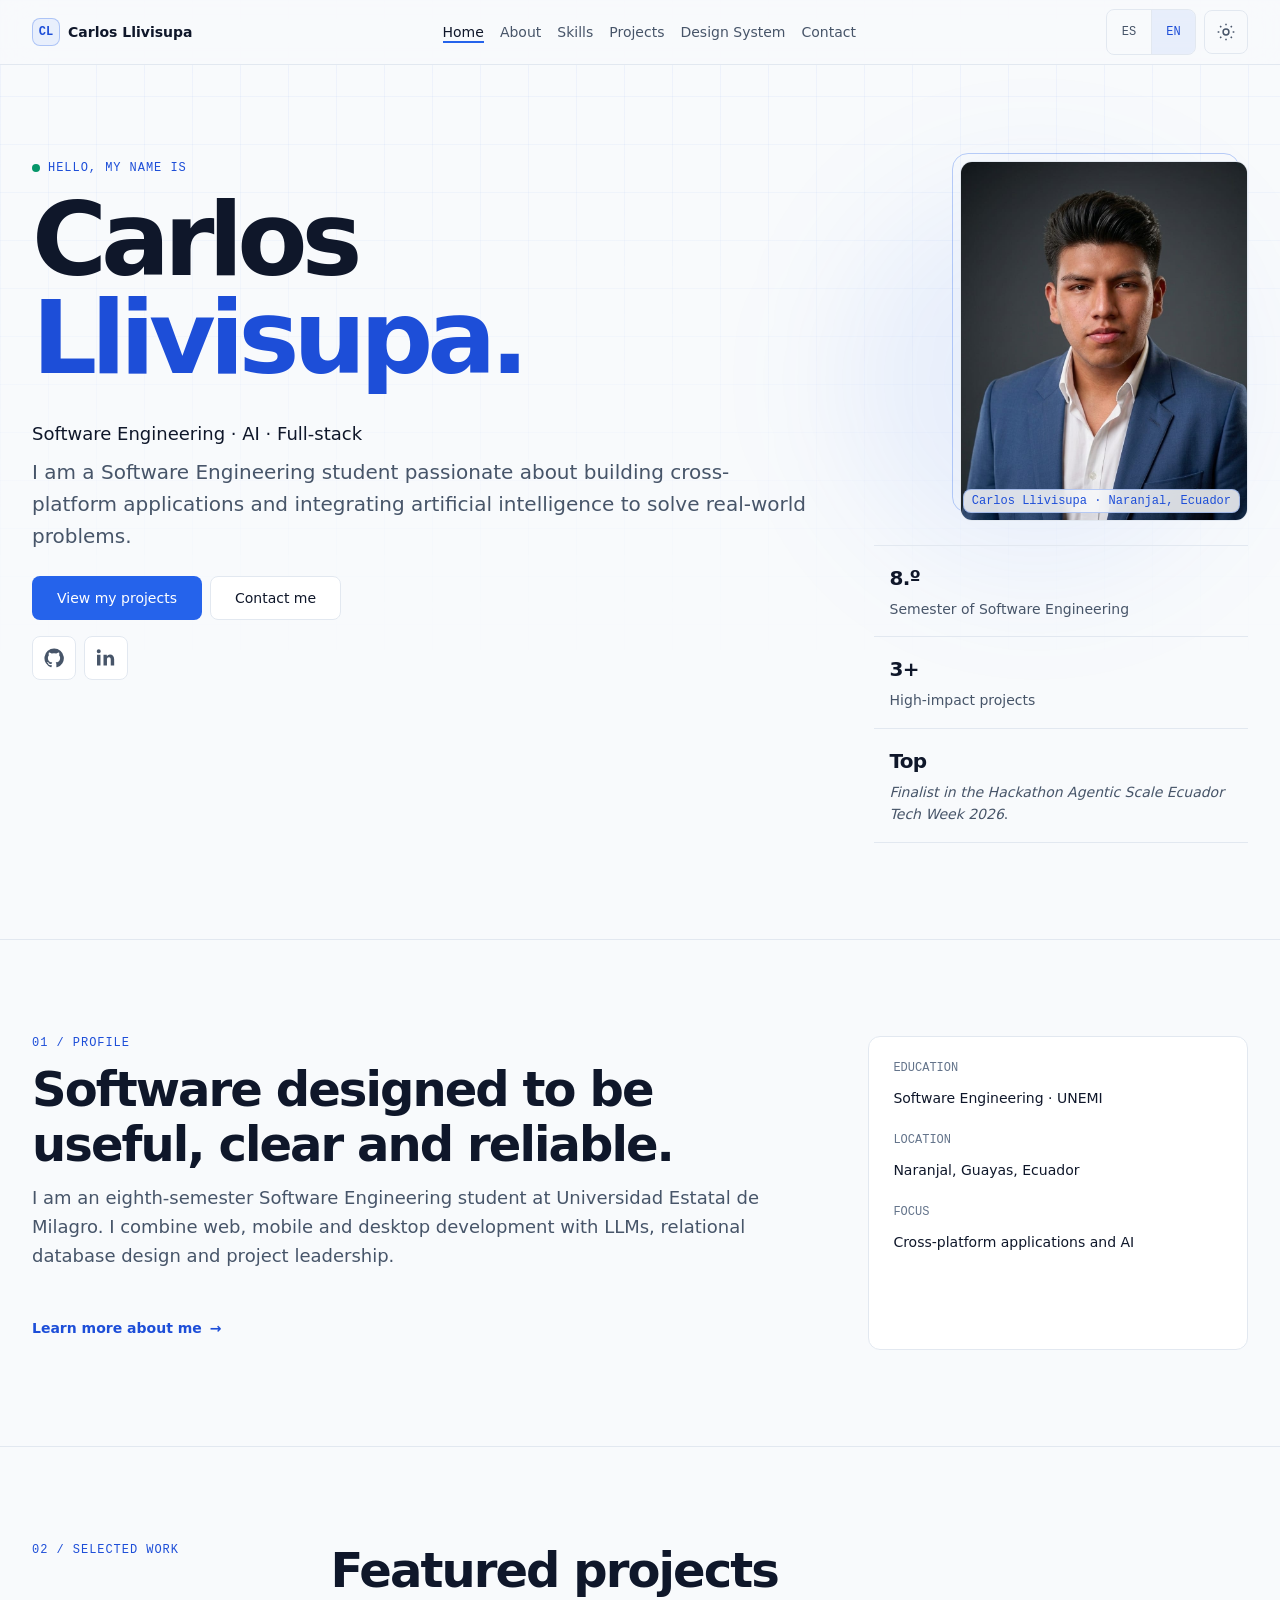
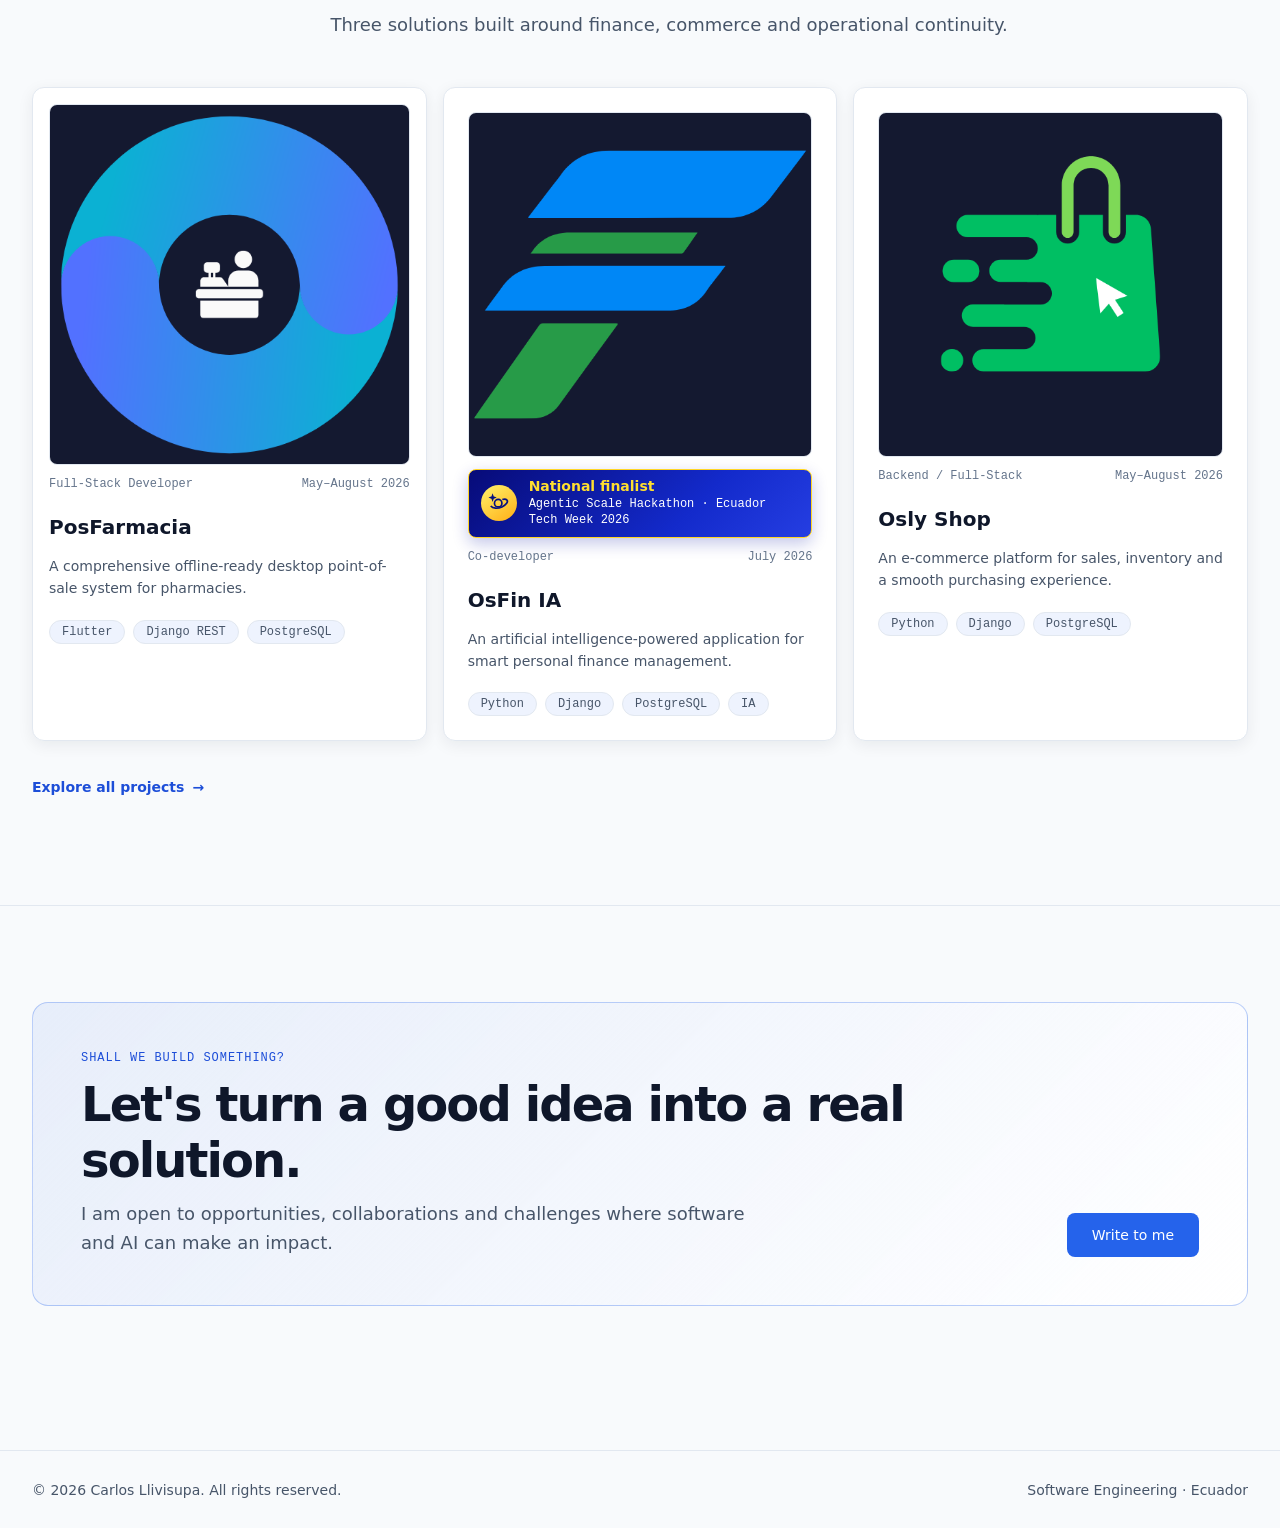
<file: index.html>
<!doctype html>
<html lang="es" data-theme="dark">
<head>
  <meta charset="utf-8">
  <meta name="viewport" content="width=device-width, initial-scale=1, viewport-fit=cover">
  <meta name="description" content="Portafolio de Carlos Llivisupa: desarrollo de software, inteligencia artificial, Flutter y Django.">
  <meta name="theme-color" content="#0a0f1c">
  <title>Carlos Llivisupa · Portafolio</title>
  <script>
    (function () {
      try {
        var savedTheme = localStorage.getItem('theme');
        var systemTheme = window.matchMedia('(prefers-color-scheme: light)').matches ? 'light' : 'dark';
        document.documentElement.setAttribute('data-theme', savedTheme || systemTheme);
      } catch (_) {
        document.documentElement.setAttribute('data-theme', 'dark');
      }
    })();
  </script>
  <link rel="stylesheet" href="css/tokens.css">
  <link rel="stylesheet" href="css/base.css">
  <link rel="stylesheet" href="css/components.css">
  <link rel="stylesheet" href="css/pages.css">
</head>
<body data-title-key="meta.title.home">
  <a class="skip-link" href="#contenido" data-i18n="nav.skip">Saltar al contenido</a>

  <header class="site-header">
    <div class="container site-header__inner">
      <a class="brand" href="index.html" aria-label="Carlos Llivisupa">
        <span class="brand__mark" aria-hidden="true">CL</span>
        <span>Carlos Llivisupa</span>
      </a>

      <nav id="nav-links" class="nav" aria-label="Navegación principal" data-i18n-aria="nav.aria">
        <ul class="nav__list">
          <li><a href="index.html" aria-current="page" data-i18n="nav.home">Inicio</a></li>
          <li><a href="sobre-mi.html" data-i18n="nav.about">Sobre mí</a></li>
          <li><a href="habilidades.html" data-i18n="nav.skills">Habilidades</a></li>
          <li><a href="proyectos.html" data-i18n="nav.projects">Proyectos</a></li>
          <li><a href="design-system.html" data-i18n="nav.design">Design System</a></li>
          <li><a href="contacto.html" data-i18n="nav.contact">Contacto</a></li>
        </ul>
      </nav>

      <div class="site-header__actions">
        <div class="lang-switch" role="group" aria-label="Seleccionar idioma" data-i18n-aria="nav.languages">
          <button type="button" data-lang-btn="es" aria-pressed="true">ES</button>
          <button type="button" data-lang-btn="en" aria-pressed="false">EN</button>
        </div>
        <button type="button" id="theme-toggle" class="icon-btn" aria-label="Cambiar tema claro u oscuro" aria-pressed="true" data-i18n-aria="nav.theme">
          <svg class="theme-icon--moon" aria-hidden="true" viewBox="0 0 24 24" fill="none" stroke="currentColor" stroke-width="1.8"><path d="M20.4 15.1A8.5 8.5 0 0 1 8.9 3.6 8.5 8.5 0 1 0 20.4 15.1Z"/></svg>
          <svg class="theme-icon--sun" aria-hidden="true" viewBox="0 0 24 24" fill="none" stroke="currentColor" stroke-width="1.8"><circle cx="12" cy="12" r="3.5"/><path d="M12 2v2M12 20v2M4.93 4.93l1.42 1.42M17.66 17.66l1.41 1.41M2 12h2M20 12h2M4.93 19.07l1.42-1.42M17.66 6.34l1.41-1.41"/></svg>
        </button>
        <button type="button" id="menu-btn" class="icon-btn menu-btn" aria-expanded="false" aria-controls="nav-links" aria-label="Abrir menú" data-i18n-aria="nav.menu">
          <svg aria-hidden="true" viewBox="0 0 24 24" fill="none" stroke="currentColor" stroke-width="1.8"><path d="M4 7h16M4 12h16M4 17h16"/></svg>
        </button>
      </div>
    </div>
  </header>

  <main id="contenido">
    <section class="hero container" aria-labelledby="hero-title">
      <div class="hero__body reveal">
        <div class="hero__content">
          <p class="eyebrow" data-i18n="hero.eyebrow">Hola, mi nombre es</p>
          <h1 id="hero-title">Carlos <span>Llivisupa.</span></h1>
          <p class="hero__role" data-i18n="hero.role">Ingeniería de Software · IA · Full-stack</p>
          <p class="lead" data-i18n="hero.tagline">Soy estudiante de Ingeniería de Software, apasionado por crear aplicaciones multiplataforma e integrar inteligencia artificial para resolver problemas del mundo real.</p>
          <div class="hero__actions">
            <a class="btn btn--primary" href="proyectos.html" data-i18n="hero.cta">Ver mis proyectos</a>
            <a class="btn btn--secondary" href="contacto.html" data-i18n="hero.contact">Contactarme</a>
          </div>
          <ul class="social" aria-label="Redes profesionales" data-i18n-aria="hero.social">
            <li><a href="https://github.com/karlosll?tab=repositories" target="_blank" rel="noopener" aria-label="GitHub"><svg aria-hidden="true" viewBox="0 0 24 24" fill="currentColor"><path d="M12 .7a11.5 11.5 0 0 0-3.64 22.4c.58.1.79-.25.79-.56v-2.02c-3.22.7-3.9-1.37-3.9-1.37-.52-1.34-1.29-1.7-1.29-1.7-1.05-.72.08-.71.08-.71 1.17.08 1.78 1.2 1.78 1.2 1.04 1.78 2.72 1.27 3.38.97.1-.75.4-1.27.74-1.56-2.57-.3-5.27-1.29-5.27-5.69 0-1.26.45-2.28 1.19-3.09-.12-.29-.52-1.47.11-3.05 0 0 .97-.31 3.16 1.18a10.93 10.93 0 0 1 5.76 0c2.2-1.49 3.16-1.18 3.16-1.18.63 1.58.23 2.76.11 3.05.74.81 1.19 1.83 1.19 3.09 0 4.41-2.71 5.39-5.29 5.68.42.36.78 1.06.78 2.14v3.17c0 .31.21.67.8.56A11.5 11.5 0 0 0 12 .7Z"/></svg></a></li>
            <li><a href="https://www.linkedin.com/in/carlos-llivisupa-/" target="_blank" rel="noopener" aria-label="LinkedIn"><svg aria-hidden="true" viewBox="0 0 24 24" fill="currentColor"><path d="M5.37 7.97H1.22V21h4.15V7.97ZM3.3 1.5a2.42 2.42 0 1 0 0 4.84 2.42 2.42 0 0 0 0-4.84ZM21.78 13.53c0-3.92-2.09-5.74-4.89-5.74a4.24 4.24 0 0 0-3.84 2.11h-.06V7.97H9v13.04h4.15v-6.45c0-1.7.32-3.35 2.43-3.35 2.08 0 2.1 1.95 2.1 3.46V21h4.15l-.05-7.47Z"/></svg></a></li>
          </ul>
        </div>

        <div class="hero__side">
          <figure class="hero__portrait">
            <img src="Foto%20de%20Perfil.jpg" width="864" height="1195" loading="eager" fetchpriority="high" alt="Retrato profesional de Carlos Llivisupa" data-i18n-alt="hero.portraitAlt">
            <figcaption data-i18n="hero.portraitCaption">Carlos Llivisupa · Naranjal, Ecuador</figcaption>
          </figure>
          <aside class="hero__facts" aria-label="Datos destacados" data-i18n-aria="hero.facts">
            <div class="hero__fact"><strong>8.º</strong><span data-i18n="hero.semester">Semestre de Ingeniería de Software</span></div>
            <div class="hero__fact"><strong>3+</strong><span data-i18n="hero.projects">Proyectos de alto impacto</span></div>
            <div class="hero__fact"><strong data-i18n="hero.top">Top</strong><span><em data-i18n="hero.finalist">Finalista en la Hackathon Agentic Scale Ecuador Tech Week 2026</em>.</span></div>
          </aside>
        </div>
      </div>
    </section>

    <section class="section section--bordered" aria-labelledby="profile-title">
      <div class="container profile-summary reveal">
        <div class="section-header__content">
          <p class="section-label" data-i18n="about.label">01 / Perfil</p>
          <h2 id="profile-title" data-i18n="about.title">Software pensado para ser útil, claro y confiable.</h2>
          <p data-i18n="about.body">Estudio el 8.º semestre de Ingeniería de Software en la Universidad Estatal de Milagro. Combino desarrollo web, móvil y de escritorio con modelos LLM, diseño de bases de datos relacionales y liderazgo de proyectos.</p>
          <a class="section-link" href="sobre-mi.html"><span data-i18n="about.link">Conoce más sobre mí</span><span aria-hidden="true">→</span></a>
        </div>
        <dl class="profile-summary__aside">
          <dt data-i18n="about.educationLabel">Formación</dt><dd data-i18n="about.education">Ingeniería de Software · UNEMI</dd>
          <dt data-i18n="about.locationLabel">Ubicación</dt><dd data-i18n="about.location">Naranjal, Guayas, Ecuador</dd>
          <dt data-i18n="about.focusLabel">Enfoque</dt><dd data-i18n="about.focus">Aplicaciones multiplataforma e IA</dd>
        </dl>
      </div>
    </section>

    <section class="section section--bordered" aria-labelledby="featured-title">
      <div class="container">
        <header class="section-header reveal">
          <p class="section-label" data-i18n="home.label">02 / Trabajo seleccionado</p>
          <div class="section-header__content">
            <h2 id="featured-title" data-i18n="home.featured">Proyectos destacados</h2>
            <p data-i18n="home.featuredIntro">Tres soluciones creadas alrededor de finanzas, comercio y continuidad operativa.</p>
          </div>
        </header>

        <div class="grid featured-projects">
          <article class="card project-card reveal">
            <figure class="project-card__visual">
              <img src="POS%20FARMACIA.png" width="500" height="500" loading="lazy" alt="Logotipo de PosFarmacia" data-i18n-alt="projects.logo.pos">
              <figcaption class="visually-hidden">PosFarmacia</figcaption>
            </figure>
            <div class="card__meta"><span data-i18n="projects.pos.role">Desarrollador Full-Stack</span><time datetime="2026-05" data-i18n="projects.pos.date">Mayo–agosto 2026</time></div>
            <h3 class="project-card__title">PosFarmacia</h3>
            <p class="project-card__desc" data-i18n="projects.pos.desc">Sistema integral de punto de venta de escritorio para farmacias con funcionamiento offline.</p>
            <ul class="tags" aria-label="Tecnologías" data-i18n-aria="projects.tech"><li class="tag">Flutter</li><li class="tag">Django REST</li><li class="tag">PostgreSQL</li></ul>
          </article>

          <article class="card project-card reveal">
            <figure class="project-card__visual">
              <img src="OSFIN%20IA.png" width="500" height="500" loading="lazy" alt="Logotipo de OsFin IA" data-i18n-alt="projects.logo.osfin">
              <figcaption class="visually-hidden">OsFin IA</figcaption>
            </figure>
            <div class="hackathon-badge">
              <span class="hackathon-badge__icon" aria-hidden="true">
                <svg viewBox="0 0 24 24" fill="none" stroke="currentColor" stroke-width="1.8"><circle cx="12" cy="12" r="4"/><path d="M4 15c2.2 2.8 7.4 3.2 12 1s7.2-5.8 5.2-7.6c-1-.9-2.8-.9-4.8-.3M6 4l.5 1.4L8 6l-1.5.6L6 8l-.5-1.4L4 6l1.5-.6L6 4Z"/></svg>
              </span>
              <span class="hackathon-badge__copy"><strong data-i18n="projects.osfin.badgeTitle">Finalista nacional</strong><small data-i18n="projects.osfin.badgeEvent">Agentic Scale Hackathon · Ecuador Tech Week 2026</small></span>
            </div>
            <div class="card__meta"><span data-i18n="projects.osfin.role">Co-desarrollador</span><time datetime="2026-07" data-i18n="projects.osfin.date">Julio 2026</time></div>
            <h3 class="project-card__title">OsFin IA</h3>
            <p class="project-card__desc" data-i18n="projects.osfin.desc">Aplicación para la gestión inteligente de finanzas personales, potenciada por inteligencia artificial.</p>
            <ul class="tags" aria-label="Tecnologías" data-i18n-aria="projects.tech"><li class="tag">Python</li><li class="tag">Django</li><li class="tag">PostgreSQL</li><li class="tag">IA</li></ul>
          </article>

          <article class="card project-card reveal">
            <figure class="project-card__visual">
              <img src="OSLY%20SHOP.png" width="500" height="500" loading="lazy" alt="Logotipo de Osly Shop" data-i18n-alt="projects.logo.shop">
              <figcaption class="visually-hidden">Osly Shop</figcaption>
            </figure>
            <div class="card__meta"><span data-i18n="projects.shop.role">Backend / Full-Stack</span><time datetime="2026-05" data-i18n="projects.shop.date">Mayo–agosto 2026</time></div>
            <h3 class="project-card__title">Osly Shop</h3>
            <p class="project-card__desc" data-i18n="projects.shop.desc">Plataforma de comercio electrónico para ventas, inventario y una experiencia de compra fluida.</p>
            <ul class="tags" aria-label="Tecnologías" data-i18n-aria="projects.tech"><li class="tag">Python</li><li class="tag">Django</li><li class="tag">PostgreSQL</li></ul>
          </article>
        </div>

        <a class="section-link" href="proyectos.html"><span data-i18n="projects.all">Explorar todos los proyectos</span><span aria-hidden="true">→</span></a>
      </div>
    </section>

    <section class="section section--bordered" aria-labelledby="contact-title">
      <div class="container">
        <div class="cta reveal">
          <div class="cta__content">
            <p class="section-label" data-i18n="contact.label">¿Construimos algo?</p>
            <h2 id="contact-title" data-i18n="contact.title">Convirtamos una buena idea en una solución real.</h2>
            <p data-i18n="contact.body">Estoy abierto a oportunidades, colaboraciones y desafíos donde el software y la IA puedan generar impacto.</p>
          </div>
          <a class="btn btn--primary" href="mailto:carlosllivisupa25@gmail.com" data-i18n="contact.cta">Escríbeme</a>
        </div>
      </div>
    </section>
  </main>

  <footer class="site-footer">
    <div class="container site-footer__inner">
      <p><small>© <span data-year></span> Carlos Llivisupa. <span data-i18n="footer.rights">Todos los derechos reservados.</span></small></p>
      <p><small data-i18n="footer.location">Ingeniería de Software · Ecuador</small></p>
    </div>
  </footer>

  <button type="button" id="back-to-top" class="icon-btn back-to-top" hidden aria-label="Volver al inicio" data-i18n-aria="ui.top">
    <svg aria-hidden="true" viewBox="0 0 24 24" fill="none" stroke="currentColor" stroke-width="1.8"><path d="m6 15 6-6 6 6"/></svg>
  </button>

  <script src="js/translations.js" defer></script>
  <script src="js/i18n.js" defer></script>
  <script src="js/theme.js" defer></script>
  <script src="js/menu.js" defer></script>
  <script src="js/tech-icons.js" defer></script>
  <script src="js/ui.js" defer></script>
</body>
</html>
</file>
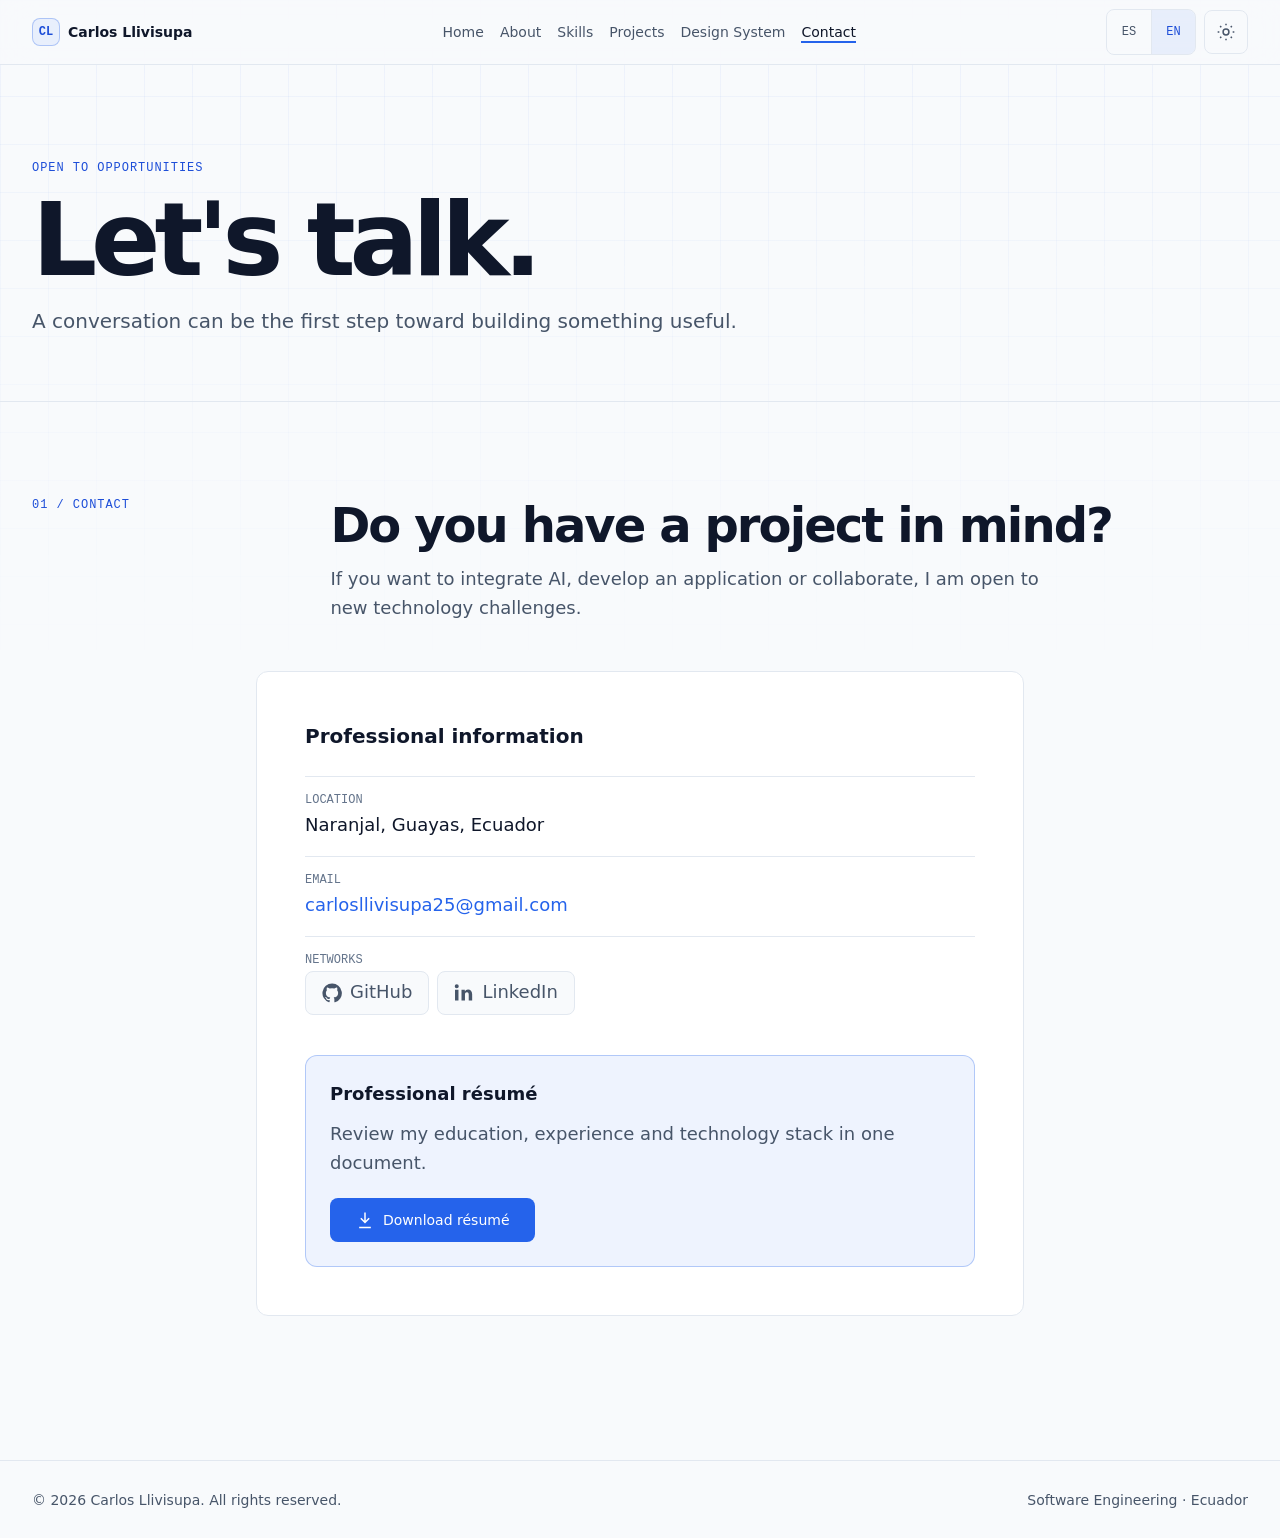
<file: contacto.html>
<!doctype html>
<html lang="es" data-theme="dark">
<head>
  <meta charset="utf-8">
  <meta name="viewport" content="width=device-width, initial-scale=1, viewport-fit=cover">
  <meta name="description" content="Contacto profesional de Carlos Llivisupa para proyectos de software e inteligencia artificial.">
  <meta name="theme-color" content="#0a0f1c">
  <title>Contacto · Carlos Llivisupa</title>
  <script>
    (function () {
      try {
        var savedTheme = localStorage.getItem('theme');
        var systemTheme = window.matchMedia('(prefers-color-scheme: light)').matches ? 'light' : 'dark';
        document.documentElement.setAttribute('data-theme', savedTheme || systemTheme);
      } catch (_) {
        document.documentElement.setAttribute('data-theme', 'dark');
      }
    })();
  </script>
  <link rel="stylesheet" href="css/tokens.css">
  <link rel="stylesheet" href="css/base.css">
  <link rel="stylesheet" href="css/components.css">
  <link rel="stylesheet" href="css/pages.css">
</head>
<body data-title-key="meta.title.contact" data-description-key="meta.description.contact">
  <a class="skip-link" href="#contenido" data-i18n="nav.skip">Saltar al contenido</a>

  <header class="site-header">
    <div class="container site-header__inner">
      <a class="brand" href="index.html" aria-label="Carlos Llivisupa"><span class="brand__mark" aria-hidden="true">CL</span><span>Carlos Llivisupa</span></a>
      <nav id="nav-links" class="nav" aria-label="Navegación principal" data-i18n-aria="nav.aria">
        <ul class="nav__list">
          <li><a href="index.html" data-i18n="nav.home">Inicio</a></li>
          <li><a href="sobre-mi.html" data-i18n="nav.about">Sobre mí</a></li>
          <li><a href="habilidades.html" data-i18n="nav.skills">Habilidades</a></li>
          <li><a href="proyectos.html" data-i18n="nav.projects">Proyectos</a></li>
          <li><a href="design-system.html" data-i18n="nav.design">Design System</a></li>
          <li><a href="contacto.html" aria-current="page" data-i18n="nav.contact">Contacto</a></li>
        </ul>
      </nav>
      <div class="site-header__actions">
        <div class="lang-switch" role="group" aria-label="Seleccionar idioma" data-i18n-aria="nav.languages"><button type="button" data-lang-btn="es" aria-pressed="true">ES</button><button type="button" data-lang-btn="en" aria-pressed="false">EN</button></div>
        <button type="button" id="theme-toggle" class="icon-btn" aria-label="Cambiar tema claro u oscuro" aria-pressed="true" data-i18n-aria="nav.theme">
          <svg class="theme-icon--moon" aria-hidden="true" viewBox="0 0 24 24" fill="none" stroke="currentColor" stroke-width="1.8"><path d="M20.4 15.1A8.5 8.5 0 0 1 8.9 3.6 8.5 8.5 0 1 0 20.4 15.1Z"/></svg>
          <svg class="theme-icon--sun" aria-hidden="true" viewBox="0 0 24 24" fill="none" stroke="currentColor" stroke-width="1.8"><circle cx="12" cy="12" r="3.5"/><path d="M12 2v2M12 20v2M4.93 4.93l1.42 1.42M17.66 17.66l1.41 1.41M2 12h2M20 12h2M4.93 19.07l1.42-1.42M17.66 6.34l1.41-1.41"/></svg>
        </button>
        <button type="button" id="menu-btn" class="icon-btn menu-btn" aria-expanded="false" aria-controls="nav-links" aria-label="Abrir menú" data-i18n-aria="nav.menu"><svg aria-hidden="true" viewBox="0 0 24 24" fill="none" stroke="currentColor" stroke-width="1.8"><path d="M4 7h16M4 12h16M4 17h16"/></svg></button>
      </div>
    </div>
  </header>

  <main id="contenido">
    <section class="container page-intro" aria-labelledby="contact-title">
      <p class="section-label reveal" data-i18n="contact.pageLabel">Abierto a oportunidades</p>
      <h1 id="contact-title" class="reveal" data-i18n="contact.pageTitle">Hablemos.</h1>
      <p class="reveal" data-i18n="contact.pageLead">Una conversación puede ser el primer paso para construir algo útil.</p>
    </section>

    <section class="section section--bordered" aria-labelledby="contact-section-title">
      <div class="container">
        <header class="section-header reveal">
          <p class="section-label" data-i18n="contact.sectionLabel">01 / Contacto</p>
          <div class="section-header__content"><h2 id="contact-section-title" data-i18n="contact.sectionTitle">¿Tienes un proyecto en mente?</h2><p data-i18n="contact.sectionIntro">Si buscas integrar IA, desarrollar una aplicación o colaborar, estoy abierto a nuevos desafíos tecnológicos.</p></div>
        </header>

        <div class="contact-layout">
          <aside class="contact-panel reveal" aria-labelledby="contact-info-title">
            <div class="contact-panel__header"><h3 id="contact-info-title" data-i18n="contact.infoTitle">Información profesional</h3></div>
            <dl class="contact-list">
              <div class="contact-list__row"><dt data-i18n="contact.locationLabel">Ubicación</dt><dd data-i18n="contact.location">Naranjal, Guayas, Ecuador</dd></div>
              <div class="contact-list__row"><dt data-i18n="contact.emailLabel">Correo</dt><dd><a href="mailto:carlosllivisupa25@gmail.com">carlosllivisupa25@gmail.com</a></dd></div>
              <div class="contact-list__row"><dt data-i18n="contact.networksLabel">Redes</dt><dd>
                <ul class="contact-networks">
                  <li><a class="contact-network" href="https://github.com/karlosll?tab=repositories" target="_blank" rel="noopener"><svg aria-hidden="true" viewBox="0 0 24 24" fill="currentColor"><path d="M12 .7a11.5 11.5 0 0 0-3.64 22.4c.58.1.79-.25.79-.56v-2.02c-3.22.7-3.9-1.37-3.9-1.37-.52-1.34-1.29-1.7-1.29-1.7-1.05-.72.08-.71.08-.71 1.17.08 1.78 1.2 1.78 1.2 1.04 1.78 2.72 1.27 3.38.97.1-.75.4-1.27.74-1.56-2.57-.3-5.27-1.29-5.27-5.69 0-1.26.45-2.28 1.19-3.09-.12-.29-.52-1.47.11-3.05 0 0 .97-.31 3.16 1.18a10.93 10.93 0 0 1 5.76 0c2.2-1.49 3.16-1.18 3.16-1.18.63 1.58.23 2.76.11 3.05.74.81 1.19 1.83 1.19 3.09 0 4.41-2.71 5.39-5.29 5.68.42.36.78 1.06.78 2.14v3.17c0 .31.21.67.8.56A11.5 11.5 0 0 0 12 .7Z"/></svg><span>GitHub</span></a></li>
                  <li><a class="contact-network" href="https://www.linkedin.com/in/carlos-llivisupa-/" target="_blank" rel="noopener"><svg aria-hidden="true" viewBox="0 0 24 24" fill="currentColor"><path d="M5.37 7.97H1.22V21h4.15V7.97ZM3.3 1.5a2.42 2.42 0 1 0 0 4.84 2.42 2.42 0 0 0 0-4.84ZM21.78 13.53c0-3.92-2.09-5.74-4.89-5.74a4.24 4.24 0 0 0-3.84 2.11h-.06V7.97H9v13.04h4.15v-6.45c0-1.7.32-3.35 2.43-3.35 2.08 0 2.1 1.95 2.1 3.46V21h4.15l-.05-7.47Z"/></svg><span>LinkedIn</span></a></li>
                </ul>
              </dd></div>
            </dl>

            <section class="cv-card" aria-labelledby="cv-title">
              <h4 id="cv-title" data-i18n="contact.cvTitle">Currículum profesional</h4>
              <p data-i18n="contact.cvBody">Consulta mi formación, experiencia y stack tecnológico en un solo documento.</p>
              <a class="btn btn--primary" href="CV%20-%20Carlos%20Llivisupa.pdf" download="CV-Carlos-Llivisupa.pdf"><svg class="download-icon" aria-hidden="true" viewBox="0 0 24 24" fill="none" stroke="currentColor" stroke-width="1.8"><path d="M12 3v12M7 10l5 5 5-5M5 21h14"/></svg><span data-i18n="contact.downloadCv">Descargar CV</span></a>
            </section>
          </aside>

        </div>
      </div>
    </section>
  </main>

  <footer class="site-footer"><div class="container site-footer__inner"><p><small>© <span data-year></span> Carlos Llivisupa. <span data-i18n="footer.rights">Todos los derechos reservados.</span></small></p><p><small data-i18n="footer.location">Ingeniería de Software · Ecuador</small></p></div></footer>
  <button type="button" id="back-to-top" class="icon-btn back-to-top" hidden aria-label="Volver al inicio" data-i18n-aria="ui.top"><svg aria-hidden="true" viewBox="0 0 24 24" fill="none" stroke="currentColor" stroke-width="1.8"><path d="m6 15 6-6 6 6"/></svg></button>

  <script src="js/translations.js" defer></script>
  <script src="js/i18n.js" defer></script>
  <script src="js/theme.js" defer></script>
  <script src="js/menu.js" defer></script>
  <script src="js/ui.js" defer></script>
</body>
</html>
</file>
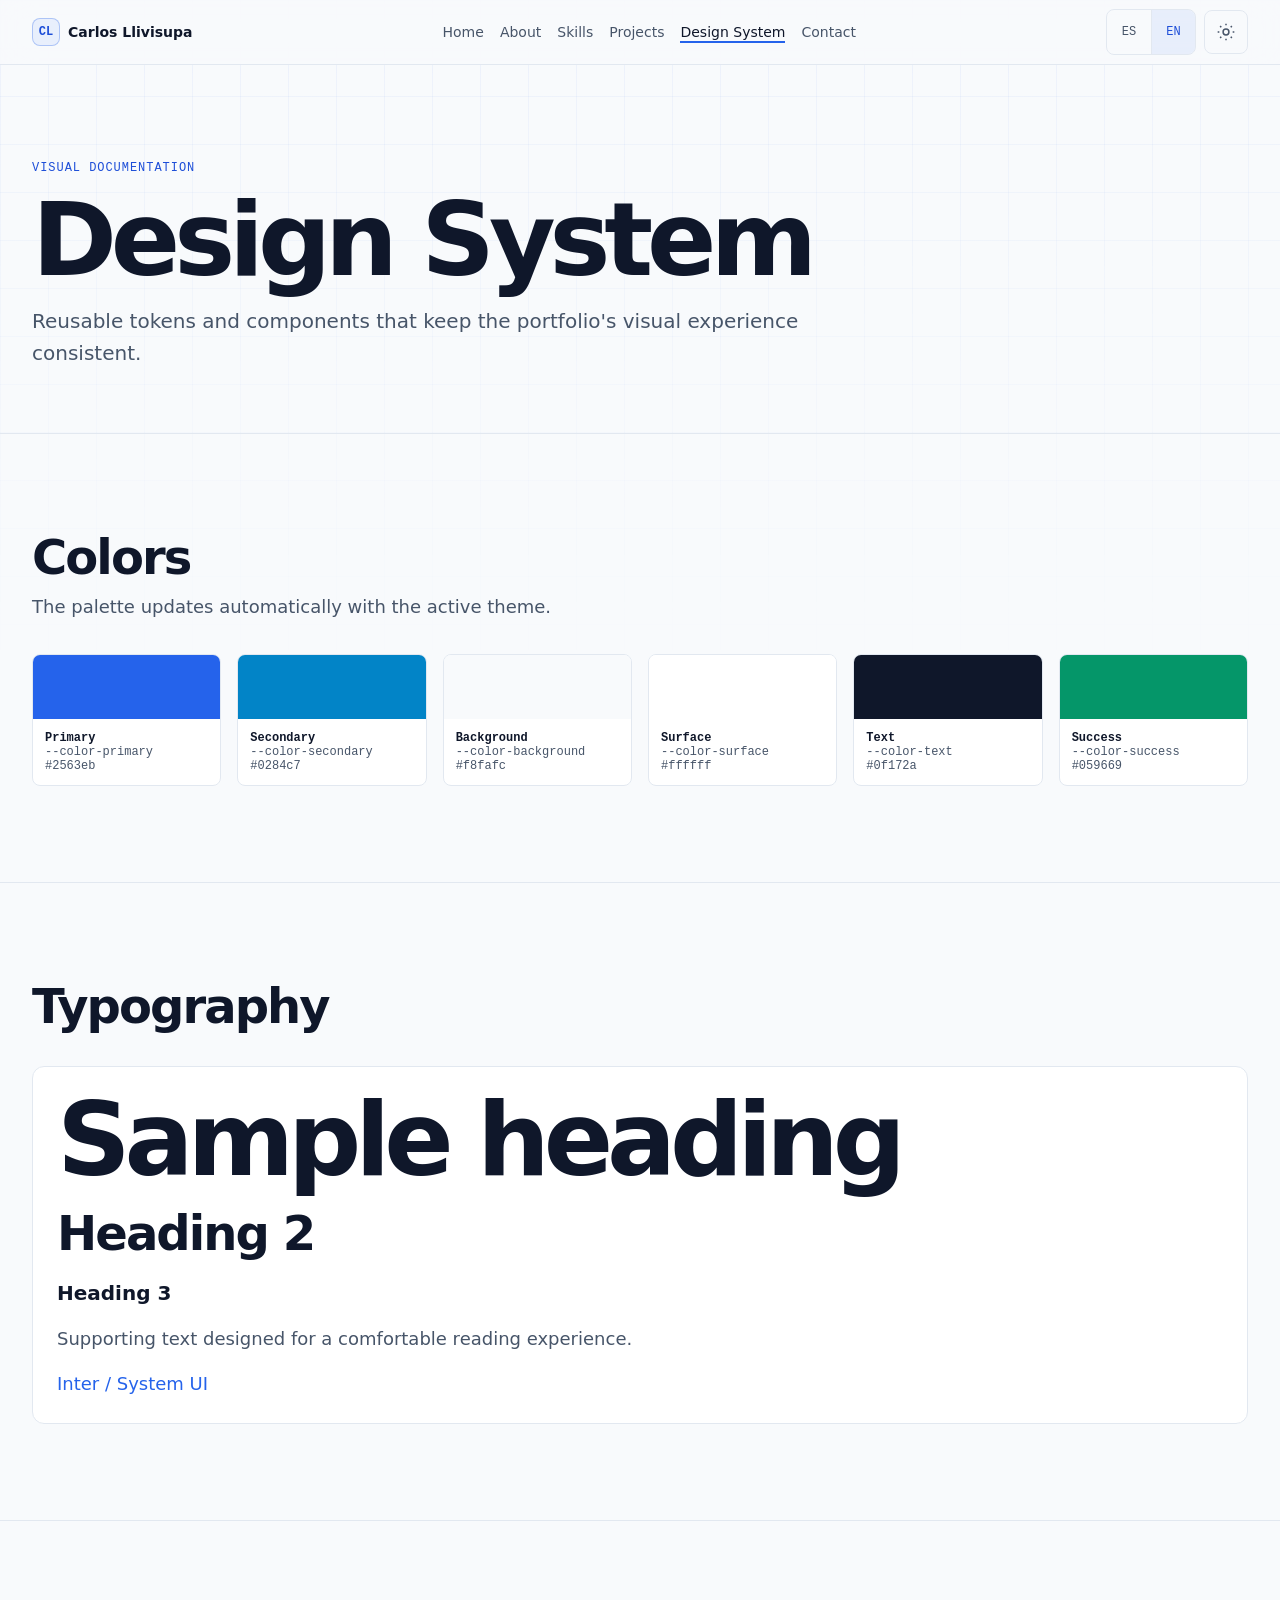
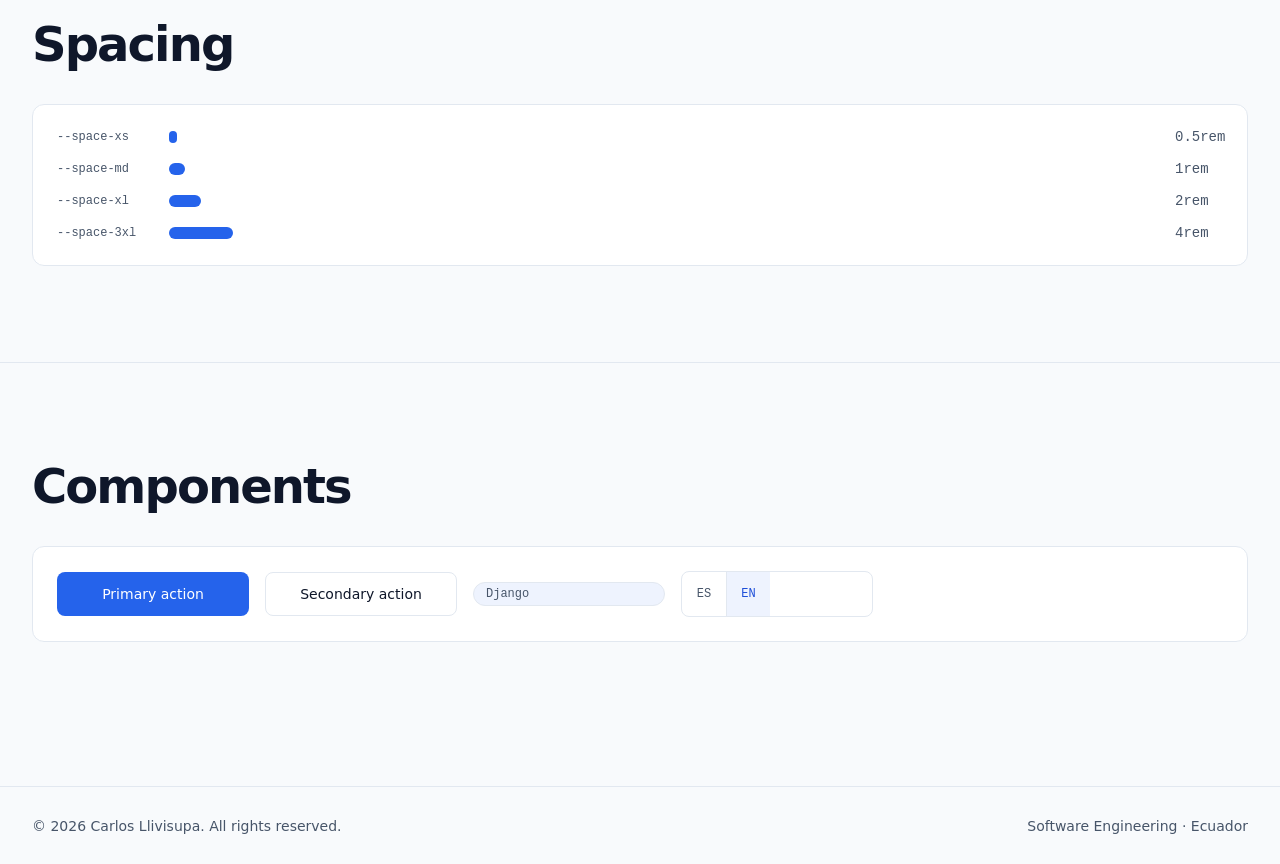
<file: design-system.html>
<!doctype html>
<html lang="es" data-theme="dark">
<head>
  <meta charset="utf-8">
  <meta name="viewport" content="width=device-width, initial-scale=1, viewport-fit=cover">
  <meta name="description" content="Sistema de diseño, tokens y componentes del portafolio de Carlos Llivisupa.">
  <meta name="theme-color" content="#0a0f1c">
  <title>Design System · Carlos Llivisupa</title>
  <script>
    (function () {
      try {
        var savedTheme = localStorage.getItem('theme');
        var systemTheme = window.matchMedia('(prefers-color-scheme: light)').matches ? 'light' : 'dark';
        document.documentElement.setAttribute('data-theme', savedTheme || systemTheme);
      } catch (_) {
        document.documentElement.setAttribute('data-theme', 'dark');
      }
    })();
  </script>
  <link rel="stylesheet" href="css/tokens.css">
  <link rel="stylesheet" href="css/base.css">
  <link rel="stylesheet" href="css/components.css">
  <link rel="stylesheet" href="css/pages.css">
</head>
<body data-title-key="meta.title.design" data-description-key="meta.description.design">
  <a class="skip-link" href="#contenido" data-i18n="nav.skip">Saltar al contenido</a>

  <header class="site-header">
    <div class="container site-header__inner">
      <a class="brand" href="index.html" aria-label="Carlos Llivisupa"><span class="brand__mark" aria-hidden="true">CL</span><span>Carlos Llivisupa</span></a>
      <nav id="nav-links" class="nav" aria-label="Navegación principal" data-i18n-aria="nav.aria">
        <ul class="nav__list">
          <li><a href="index.html" data-i18n="nav.home">Inicio</a></li>
          <li><a href="sobre-mi.html" data-i18n="nav.about">Sobre mí</a></li>
          <li><a href="habilidades.html" data-i18n="nav.skills">Habilidades</a></li>
          <li><a href="proyectos.html" data-i18n="nav.projects">Proyectos</a></li>
          <li><a href="design-system.html" aria-current="page" data-i18n="nav.design">Design System</a></li>
          <li><a href="contacto.html" data-i18n="nav.contact">Contacto</a></li>
        </ul>
      </nav>
      <div class="site-header__actions">
        <div class="lang-switch" role="group" aria-label="Seleccionar idioma" data-i18n-aria="nav.languages"><button type="button" data-lang-btn="es" aria-pressed="true">ES</button><button type="button" data-lang-btn="en" aria-pressed="false">EN</button></div>
        <button type="button" id="theme-toggle" class="icon-btn" aria-label="Cambiar tema claro u oscuro" aria-pressed="true" data-i18n-aria="nav.theme">
          <svg class="theme-icon--moon" aria-hidden="true" viewBox="0 0 24 24" fill="none" stroke="currentColor" stroke-width="1.8"><path d="M20.4 15.1A8.5 8.5 0 0 1 8.9 3.6 8.5 8.5 0 1 0 20.4 15.1Z"/></svg>
          <svg class="theme-icon--sun" aria-hidden="true" viewBox="0 0 24 24" fill="none" stroke="currentColor" stroke-width="1.8"><circle cx="12" cy="12" r="3.5"/><path d="M12 2v2M12 20v2M4.93 4.93l1.42 1.42M17.66 17.66l1.41 1.41M2 12h2M20 12h2M4.93 19.07l1.42-1.42M17.66 6.34l1.41-1.41"/></svg>
        </button>
        <button type="button" id="menu-btn" class="icon-btn menu-btn" aria-expanded="false" aria-controls="nav-links" aria-label="Abrir menú" data-i18n-aria="nav.menu"><svg aria-hidden="true" viewBox="0 0 24 24" fill="none" stroke="currentColor" stroke-width="1.8"><path d="M4 7h16M4 12h16M4 17h16"/></svg></button>
      </div>
    </div>
  </header>

  <main id="contenido">
    <section class="container page-intro" aria-labelledby="ds-title">
      <p class="section-label" data-i18n="ds.label">Documentación visual</p>
      <h1 id="ds-title" data-i18n="ds.title">Design System</h1>
      <p data-i18n="ds.intro">Tokens y componentes reutilizables que mantienen la experiencia visual consistente en todo el portafolio.</p>
    </section>

    <section class="section section--bordered" aria-labelledby="colors-title">
      <div class="container ds-section reveal">
        <header class="ds-section__header"><h2 id="colors-title" data-i18n="ds.colors">Colores</h2><p data-i18n="ds.colorsIntro">La paleta cambia automáticamente con el tema activo.</p></header>
        <div class="swatches">
          <figure class="swatch"><div class="swatch__color swatch__color--primary"></div><figcaption class="swatch__meta"><strong>Primary</strong><code>--color-primary</code><span data-token-value="--color-primary"></span></figcaption></figure>
          <figure class="swatch"><div class="swatch__color swatch__color--secondary"></div><figcaption class="swatch__meta"><strong>Secondary</strong><code>--color-secondary</code><span data-token-value="--color-secondary"></span></figcaption></figure>
          <figure class="swatch"><div class="swatch__color swatch__color--background"></div><figcaption class="swatch__meta"><strong>Background</strong><code>--color-background</code><span data-token-value="--color-background"></span></figcaption></figure>
          <figure class="swatch"><div class="swatch__color swatch__color--surface"></div><figcaption class="swatch__meta"><strong>Surface</strong><code>--color-surface</code><span data-token-value="--color-surface"></span></figcaption></figure>
          <figure class="swatch"><div class="swatch__color swatch__color--text"></div><figcaption class="swatch__meta"><strong>Text</strong><code>--color-text</code><span data-token-value="--color-text"></span></figcaption></figure>
          <figure class="swatch"><div class="swatch__color swatch__color--success"></div><figcaption class="swatch__meta"><strong>Success</strong><code>--color-success</code><span data-token-value="--color-success"></span></figcaption></figure>
        </div>
      </div>
    </section>

    <section class="section section--bordered" aria-labelledby="type-title">
      <div class="container ds-section reveal">
        <h2 id="type-title" data-i18n="ds.type">Tipografía</h2>
        <div class="specimen"><p class="specimen__h1" data-i18n="ds.sampleTitle">Título de ejemplo</p><h2>Heading 2</h2><h3>Heading 3</h3><p data-i18n="ds.sampleBody">Texto de apoyo diseñado para mantener una lectura cómoda.</p><a href="#type-title">Inter / System UI</a></div>
      </div>
    </section>

    <section class="section section--bordered" aria-labelledby="spacing-title">
      <div class="container ds-section reveal">
        <h2 id="spacing-title" data-i18n="ds.spacing">Espaciado</h2>
        <div class="spacing-list">
          <div class="spacing-row"><code>--space-xs</code><span class="spacing-row__bar spacing-row__bar--xs"></span><small>0.5rem</small></div>
          <div class="spacing-row"><code>--space-md</code><span class="spacing-row__bar spacing-row__bar--md"></span><small>1rem</small></div>
          <div class="spacing-row"><code>--space-xl</code><span class="spacing-row__bar spacing-row__bar--xl"></span><small>2rem</small></div>
          <div class="spacing-row"><code>--space-3xl</code><span class="spacing-row__bar spacing-row__bar--3xl"></span><small>4rem</small></div>
        </div>
      </div>
    </section>

    <section class="section section--bordered" aria-labelledby="components-title">
      <div class="container ds-section reveal">
        <h2 id="components-title" data-i18n="ds.components">Componentes</h2>
        <div class="component-showcase">
          <button type="button" class="btn btn--primary" data-i18n="ds.primaryAction">Acción principal</button>
          <button type="button" class="btn btn--secondary" data-i18n="ds.secondaryAction">Acción secundaria</button>
          <span class="tag">Django</span>
          <div class="lang-switch" role="group" aria-label="Seleccionar idioma" data-i18n-aria="nav.languages"><button type="button">ES</button><button type="button" class="is-active">EN</button></div>
        </div>
      </div>
    </section>
  </main>

  <footer class="site-footer"><div class="container site-footer__inner"><p><small>© <span data-year></span> Carlos Llivisupa. <span data-i18n="footer.rights">Todos los derechos reservados.</span></small></p><p><small data-i18n="footer.location">Ingeniería de Software · Ecuador</small></p></div></footer>
  <button type="button" id="back-to-top" class="icon-btn back-to-top" hidden aria-label="Volver al inicio" data-i18n-aria="ui.top"><svg aria-hidden="true" viewBox="0 0 24 24" fill="none" stroke="currentColor" stroke-width="1.8"><path d="m6 15 6-6 6 6"/></svg></button>

  <script src="js/translations.js" defer></script><script src="js/i18n.js" defer></script><script src="js/theme.js" defer></script><script src="js/menu.js" defer></script><script src="js/tech-icons.js" defer></script><script src="js/ui.js" defer></script>
</body>
</html>
</file>
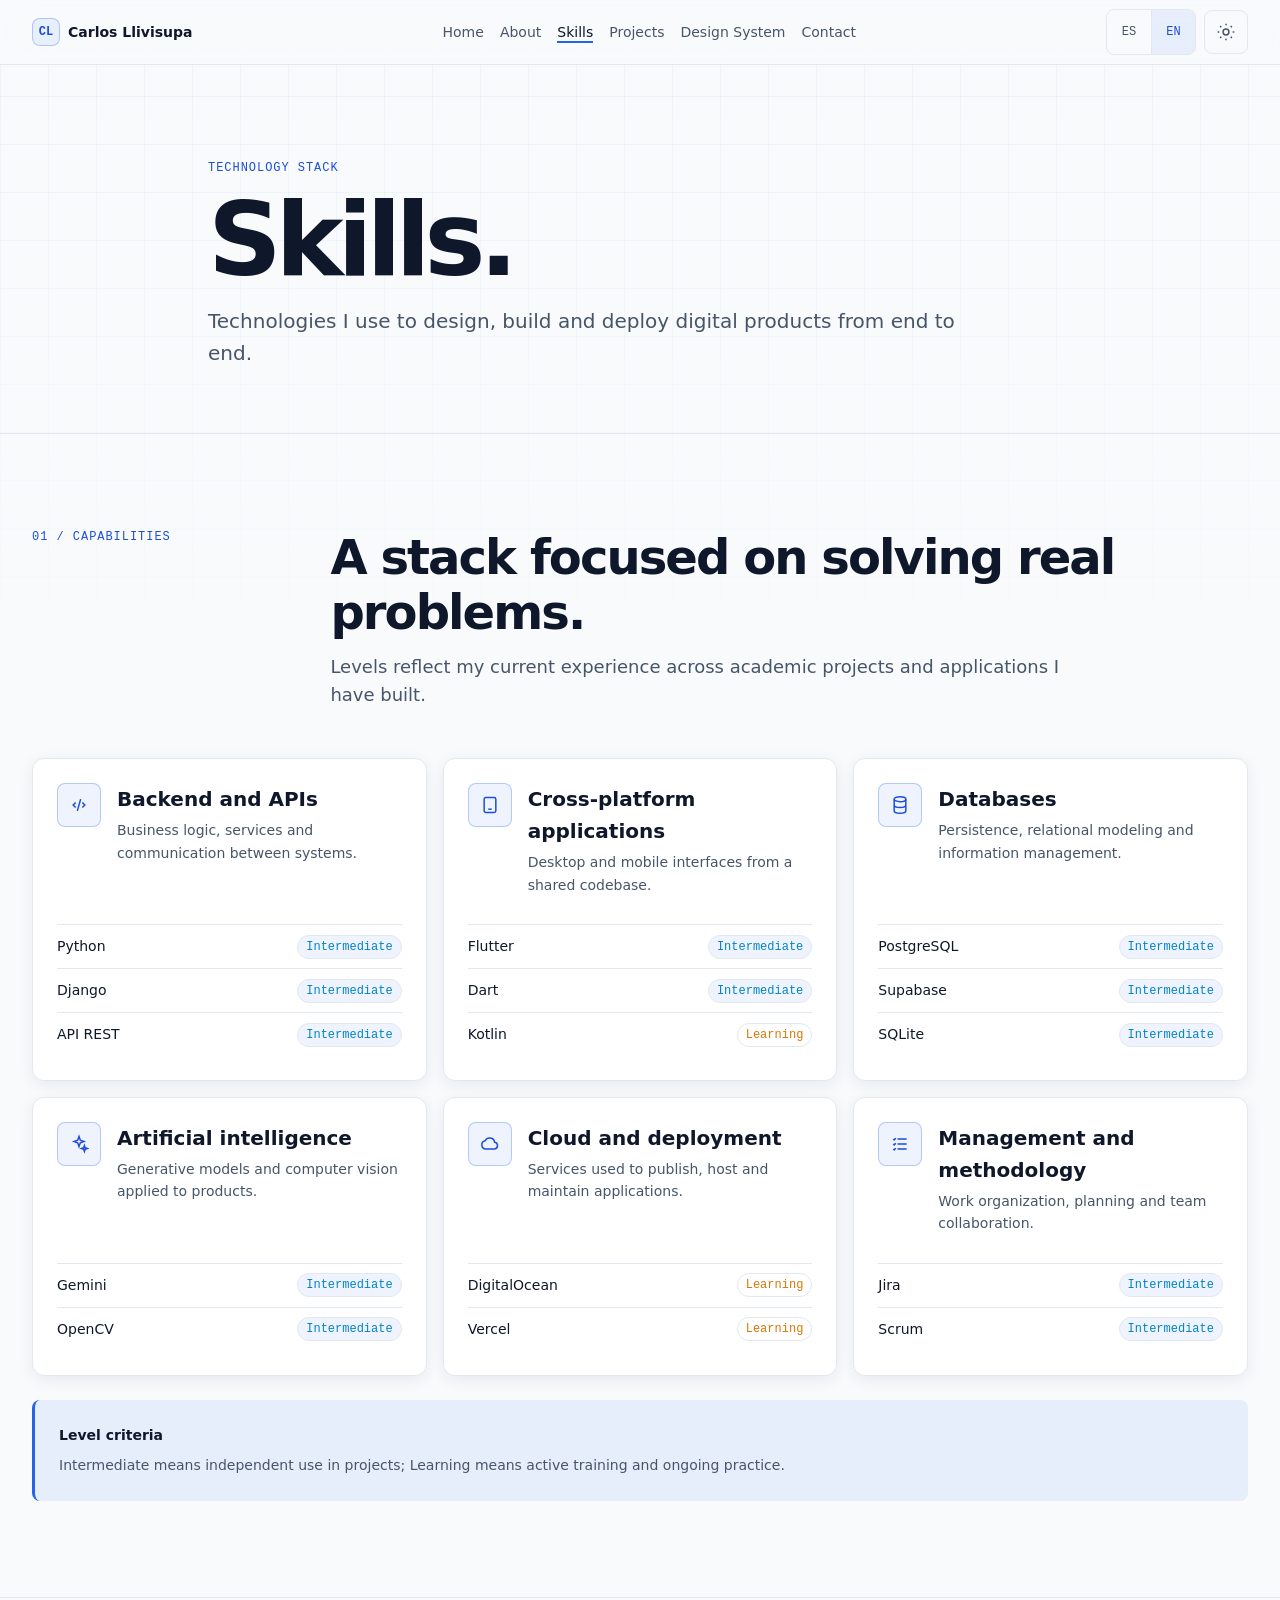
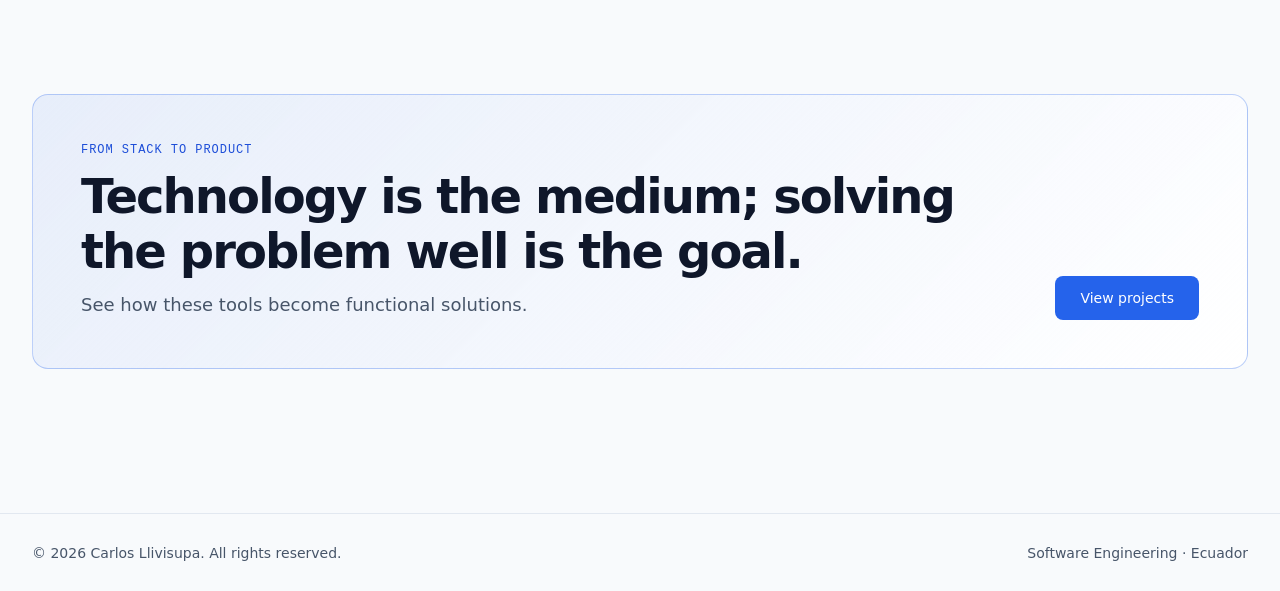
<file: habilidades.html>
<!doctype html>
<html lang="es" data-theme="dark">
<head>
  <meta charset="utf-8">
  <meta name="viewport" content="width=device-width, initial-scale=1, viewport-fit=cover">
  <meta name="description" content="Habilidades técnicas de Carlos Llivisupa en Python, Django, Flutter, bases de datos e inteligencia artificial.">
  <meta name="theme-color" content="#0a0f1c">
  <title>Habilidades · Carlos Llivisupa</title>
  <script>
    (function () {
      try {
        var savedTheme = localStorage.getItem('theme');
        var systemTheme = window.matchMedia('(prefers-color-scheme: light)').matches ? 'light' : 'dark';
        document.documentElement.setAttribute('data-theme', savedTheme || systemTheme);
      } catch (_) {
        document.documentElement.setAttribute('data-theme', 'dark');
      }
    })();
  </script>
  <link rel="stylesheet" href="css/tokens.css">
  <link rel="stylesheet" href="css/base.css">
  <link rel="stylesheet" href="css/components.css">
  <link rel="stylesheet" href="css/pages.css">
</head>
<body data-title-key="meta.title.skills" data-description-key="meta.description.skills">
  <a class="skip-link" href="#contenido" data-i18n="nav.skip">Saltar al contenido</a>

  <header class="site-header">
    <div class="container site-header__inner">
      <a class="brand" href="index.html" aria-label="Carlos Llivisupa"><span class="brand__mark" aria-hidden="true">CL</span><span>Carlos Llivisupa</span></a>
      <nav id="nav-links" class="nav" aria-label="Navegación principal" data-i18n-aria="nav.aria">
        <ul class="nav__list">
          <li><a href="index.html" data-i18n="nav.home">Inicio</a></li>
          <li><a href="sobre-mi.html" data-i18n="nav.about">Sobre mí</a></li>
          <li><a href="habilidades.html" aria-current="page" data-i18n="nav.skills">Habilidades</a></li>
          <li><a href="proyectos.html" data-i18n="nav.projects">Proyectos</a></li>
          <li><a href="design-system.html" data-i18n="nav.design">Design System</a></li>
          <li><a href="contacto.html" data-i18n="nav.contact">Contacto</a></li>
        </ul>
      </nav>
      <div class="site-header__actions">
        <div class="lang-switch" role="group" aria-label="Seleccionar idioma" data-i18n-aria="nav.languages"><button type="button" data-lang-btn="es" aria-pressed="true">ES</button><button type="button" data-lang-btn="en" aria-pressed="false">EN</button></div>
        <button type="button" id="theme-toggle" class="icon-btn" aria-label="Cambiar tema claro u oscuro" aria-pressed="true" data-i18n-aria="nav.theme">
          <svg class="theme-icon--moon" aria-hidden="true" viewBox="0 0 24 24" fill="none" stroke="currentColor" stroke-width="1.8"><path d="M20.4 15.1A8.5 8.5 0 0 1 8.9 3.6 8.5 8.5 0 1 0 20.4 15.1Z"/></svg>
          <svg class="theme-icon--sun" aria-hidden="true" viewBox="0 0 24 24" fill="none" stroke="currentColor" stroke-width="1.8"><circle cx="12" cy="12" r="3.5"/><path d="M12 2v2M12 20v2M4.93 4.93l1.42 1.42M17.66 17.66l1.41 1.41M2 12h2M20 12h2M4.93 19.07l1.42-1.42M17.66 6.34l1.41-1.41"/></svg>
        </button>
        <button type="button" id="menu-btn" class="icon-btn menu-btn" aria-expanded="false" aria-controls="nav-links" aria-label="Abrir menú" data-i18n-aria="nav.menu"><svg aria-hidden="true" viewBox="0 0 24 24" fill="none" stroke="currentColor" stroke-width="1.8"><path d="M4 7h16M4 12h16M4 17h16"/></svg></button>
      </div>
    </div>
  </header>

  <main id="contenido">
    <section class="container page-intro skills-intro" aria-labelledby="skills-title">
      <p class="section-label reveal" data-i18n="skills.pageLabel">Stack tecnológico</p>
      <h1 id="skills-title" class="reveal" data-i18n="skills.pageTitle">Habilidades.</h1>
      <p class="reveal" data-i18n="skills.pageLead">Tecnologías que utilizo para diseñar, construir y desplegar productos digitales de principio a fin.</p>
    </section>

    <section class="section section--bordered" aria-labelledby="capabilities-title">
      <div class="container">
        <header class="section-header reveal">
          <p class="section-label" data-i18n="skills.sectionLabel">01 / Capacidades</p>
          <div class="section-header__content"><h2 id="capabilities-title" data-i18n="skills.sectionTitle">Un stack enfocado en resolver problemas reales.</h2><p data-i18n="skills.sectionIntro">Los niveles reflejan mi experiencia actual en proyectos académicos y aplicaciones construidas.</p></div>
        </header>

        <div class="skills-groups">
          <article class="card skill-group reveal">
            <header class="skill-group__header"><span class="skill-group__icon" aria-hidden="true"><svg viewBox="0 0 24 24" fill="none" stroke="currentColor" stroke-width="1.8"><path d="m8 9-3 3 3 3M16 9l3 3-3 3M14 5l-4 14"/></svg></span><div class="skill-group__copy"><h3 data-i18n="skills.backend">Backend y APIs</h3><p data-i18n="skills.backendBody">Lógica de negocio, servicios y comunicación entre sistemas.</p></div></header>
            <ul class="skill-list">
              <li class="skill-row" data-level="intermediate"><span class="skill-row__name">Python</span><span class="skill-row__level" data-i18n="level.intermediate">Intermedio</span></li>
              <li class="skill-row" data-level="intermediate"><span class="skill-row__name">Django</span><span class="skill-row__level" data-i18n="level.intermediate">Intermedio</span></li>
              <li class="skill-row" data-level="intermediate"><span class="skill-row__name">API REST</span><span class="skill-row__level" data-i18n="level.intermediate">Intermedio</span></li>
            </ul>
          </article>

          <article class="card skill-group reveal">
            <header class="skill-group__header"><span class="skill-group__icon" aria-hidden="true"><svg viewBox="0 0 24 24" fill="none" stroke="currentColor" stroke-width="1.8"><rect x="5" y="3" width="14" height="18" rx="2"/><path d="M10 17h4"/></svg></span><div class="skill-group__copy"><h3 data-i18n="skills.apps">Aplicaciones multiplataforma</h3><p data-i18n="skills.appsBody">Interfaces para escritorio y móvil desde una base de código compartida.</p></div></header>
            <ul class="skill-list">
              <li class="skill-row" data-level="intermediate"><span class="skill-row__name">Flutter</span><span class="skill-row__level" data-i18n="level.intermediate">Intermedio</span></li>
              <li class="skill-row" data-level="intermediate"><span class="skill-row__name">Dart</span><span class="skill-row__level" data-i18n="level.intermediate">Intermedio</span></li>
              <li class="skill-row" data-level="learning"><span class="skill-row__name">Kotlin</span><span class="skill-row__level" data-i18n="level.learning">En aprendizaje</span></li>
            </ul>
          </article>

          <article class="card skill-group reveal">
            <header class="skill-group__header"><span class="skill-group__icon" aria-hidden="true"><svg viewBox="0 0 24 24" fill="none" stroke="currentColor" stroke-width="1.8"><ellipse cx="12" cy="5" rx="7" ry="3"/><path d="M5 5v7c0 1.66 3.13 3 7 3s7-1.34 7-3V5M5 12v7c0 1.66 3.13 3 7 3s7-1.34 7-3v-7"/></svg></span><div class="skill-group__copy"><h3 data-i18n="skills.databases">Bases de datos</h3><p data-i18n="skills.databasesBody">Persistencia, modelado relacional y gestión de información.</p></div></header>
            <ul class="skill-list">
              <li class="skill-row" data-level="intermediate"><span class="skill-row__name">PostgreSQL</span><span class="skill-row__level" data-i18n="level.intermediate">Intermedio</span></li>
              <li class="skill-row" data-level="intermediate"><span class="skill-row__name">Supabase</span><span class="skill-row__level" data-i18n="level.intermediate">Intermedio</span></li>
              <li class="skill-row" data-level="intermediate"><span class="skill-row__name">SQLite</span><span class="skill-row__level" data-i18n="level.intermediate">Intermedio</span></li>
            </ul>
          </article>

          <article class="card skill-group reveal">
            <header class="skill-group__header"><span class="skill-group__icon" aria-hidden="true"><svg viewBox="0 0 24 24" fill="none" stroke="currentColor" stroke-width="1.8"><path d="m12 3 1.6 4.4L18 9l-4.4 1.6L12 15l-1.6-4.4L6 9l4.4-1.6L12 3Z"/><path d="m18.5 14 .9 2.6 2.6.9-2.6.9-.9 2.6-.9-2.6-2.6-.9 2.6-.9.9-2.6Z"/></svg></span><div class="skill-group__copy"><h3 data-i18n="skills.ai">Inteligencia artificial</h3><p data-i18n="skills.aiBody">Modelos generativos y visión por computadora aplicados a productos.</p></div></header>
            <ul class="skill-list">
              <li class="skill-row" data-level="intermediate"><span class="skill-row__name">Gemini</span><span class="skill-row__level" data-i18n="level.intermediate">Intermedio</span></li>
              <li class="skill-row" data-level="intermediate"><span class="skill-row__name">OpenCV</span><span class="skill-row__level" data-i18n="level.intermediate">Intermedio</span></li>
            </ul>
          </article>

          <article class="card skill-group reveal">
            <header class="skill-group__header"><span class="skill-group__icon" aria-hidden="true"><svg viewBox="0 0 24 24" fill="none" stroke="currentColor" stroke-width="1.8"><path d="M7 18h10a4 4 0 0 0 .55-7.96A6 6 0 0 0 6.2 8.1 5 5 0 0 0 7 18Z"/></svg></span><div class="skill-group__copy"><h3 data-i18n="skills.cloud">Cloud y despliegue</h3><p data-i18n="skills.cloudBody">Servicios para publicar, alojar y mantener aplicaciones.</p></div></header>
            <ul class="skill-list">
              <li class="skill-row" data-level="learning"><span class="skill-row__name">DigitalOcean</span><span class="skill-row__level" data-i18n="level.learning">En aprendizaje</span></li>
              <li class="skill-row" data-level="learning"><span class="skill-row__name">Vercel</span><span class="skill-row__level" data-i18n="level.learning">En aprendizaje</span></li>
            </ul>
          </article>

          <article class="card skill-group reveal">
            <header class="skill-group__header"><span class="skill-group__icon" aria-hidden="true"><svg viewBox="0 0 24 24" fill="none" stroke="currentColor" stroke-width="1.8"><path d="M9 6h11M9 12h11M9 18h11"/><path d="m4 6 1 1 2-2M4 12l1 1 2-2M4 18l1 1 2-2"/></svg></span><div class="skill-group__copy"><h3 data-i18n="skills.method">Gestión y metodología</h3><p data-i18n="skills.methodBody">Organización del trabajo, planificación y colaboración de equipo.</p></div></header>
            <ul class="skill-list">
              <li class="skill-row" data-level="intermediate"><span class="skill-row__name">Jira</span><span class="skill-row__level" data-i18n="level.intermediate">Intermedio</span></li>
              <li class="skill-row" data-level="intermediate"><span class="skill-row__name">Scrum</span><span class="skill-row__level" data-i18n="level.intermediate">Intermedio</span></li>
            </ul>
          </article>
        </div>

        <aside class="skills-note reveal" aria-labelledby="levels-title"><h3 id="levels-title" data-i18n="skills.noteTitle">Criterio de niveles</h3><p data-i18n="skills.noteBody">Intermedio indica uso autónomo en proyectos; En aprendizaje indica formación activa y práctica en progreso.</p></aside>
      </div>
    </section>

    <section class="section section--bordered" aria-labelledby="skills-cta-title">
      <div class="container"><div class="cta reveal"><div class="cta__content"><p class="section-label" data-i18n="skills.ctaLabel">Del stack al producto</p><h2 id="skills-cta-title" data-i18n="skills.ctaTitle">La tecnología es el medio; resolver bien el problema es el objetivo.</h2><p data-i18n="skills.ctaBody">Mira cómo estas herramientas se convierten en soluciones funcionales.</p></div><a class="btn btn--primary" href="proyectos.html" data-i18n="skills.ctaButton">Ver proyectos</a></div></div>
    </section>
  </main>

  <footer class="site-footer"><div class="container site-footer__inner"><p><small>© <span data-year></span> Carlos Llivisupa. <span data-i18n="footer.rights">Todos los derechos reservados.</span></small></p><p><small data-i18n="footer.location">Ingeniería de Software · Ecuador</small></p></div></footer>
  <button type="button" id="back-to-top" class="icon-btn back-to-top" hidden aria-label="Volver al inicio" data-i18n-aria="ui.top"><svg aria-hidden="true" viewBox="0 0 24 24" fill="none" stroke="currentColor" stroke-width="1.8"><path d="m6 15 6-6 6 6"/></svg></button>

  <script src="js/translations.js" defer></script>
  <script src="js/i18n.js" defer></script>
  <script src="js/theme.js" defer></script>
  <script src="js/menu.js" defer></script>
  <script src="js/tech-icons.js" defer></script>
  <script src="js/ui.js" defer></script>
</body>
</html>
</file>
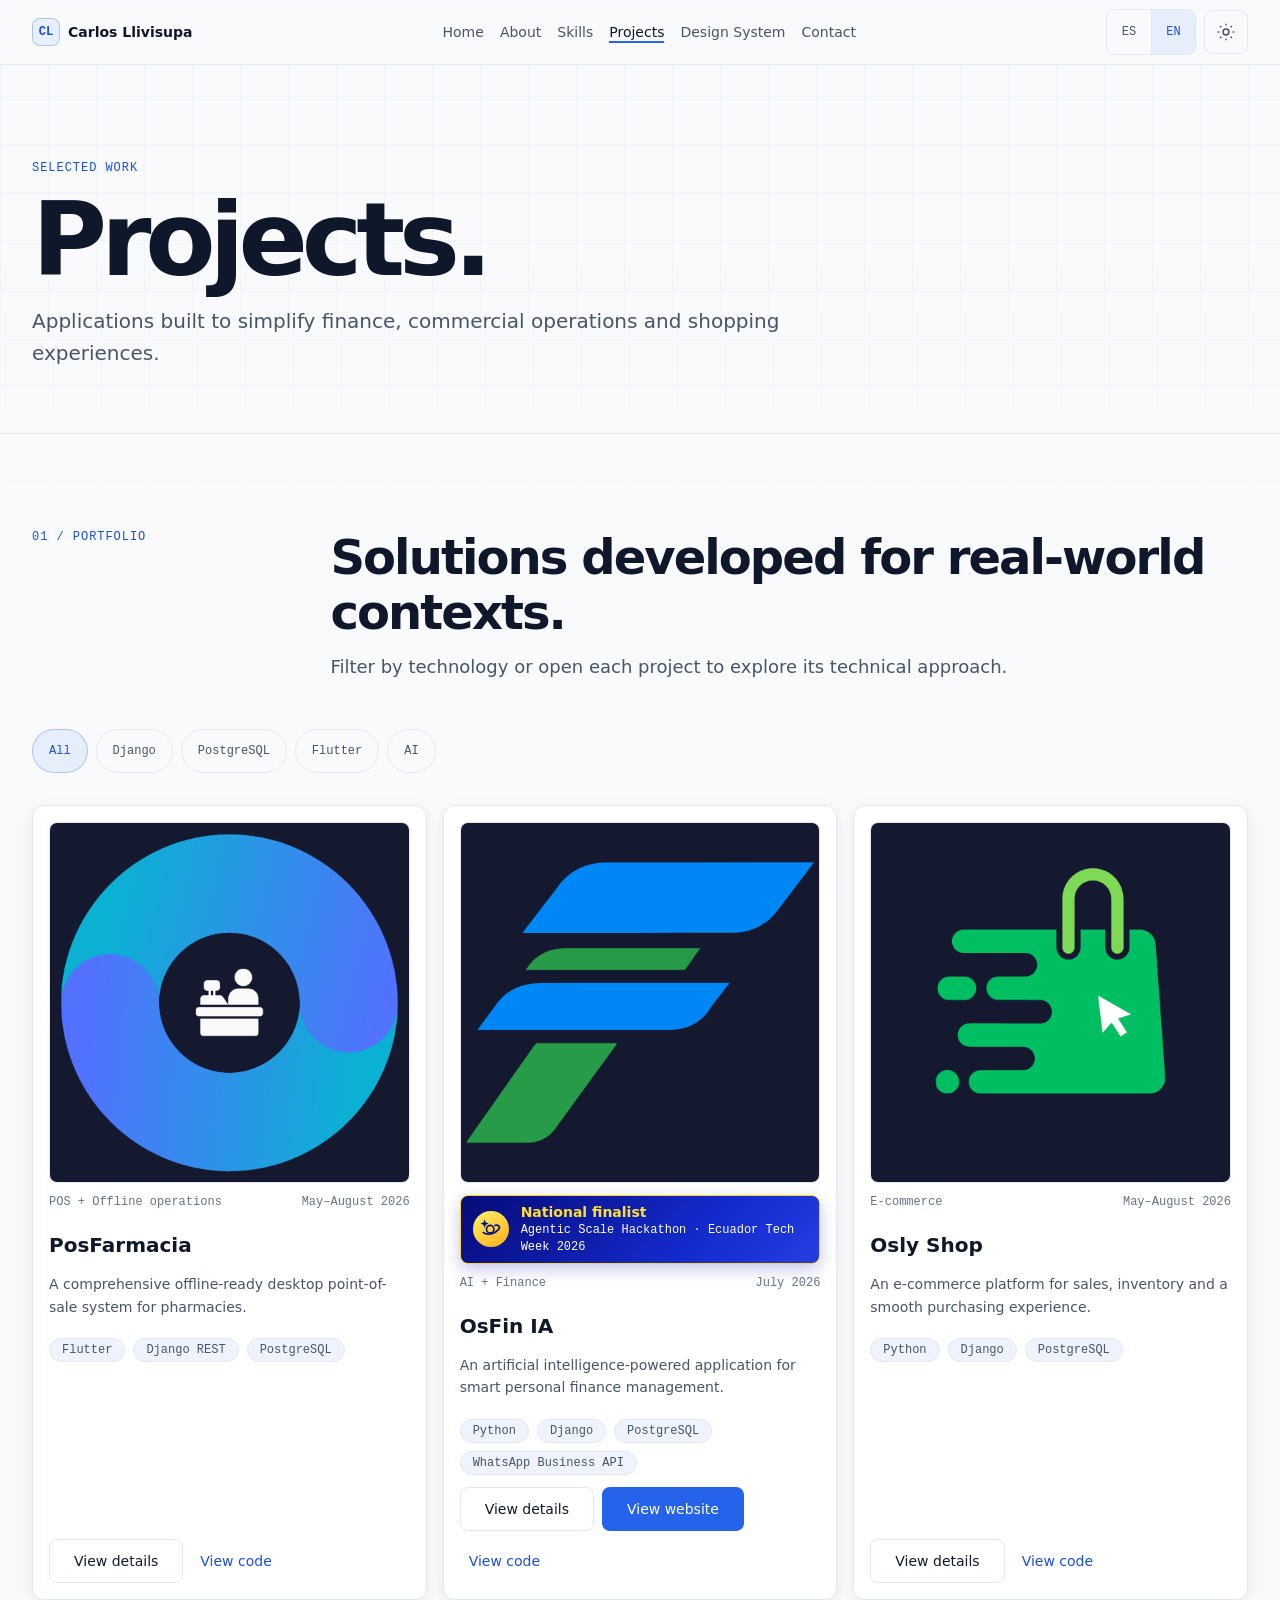
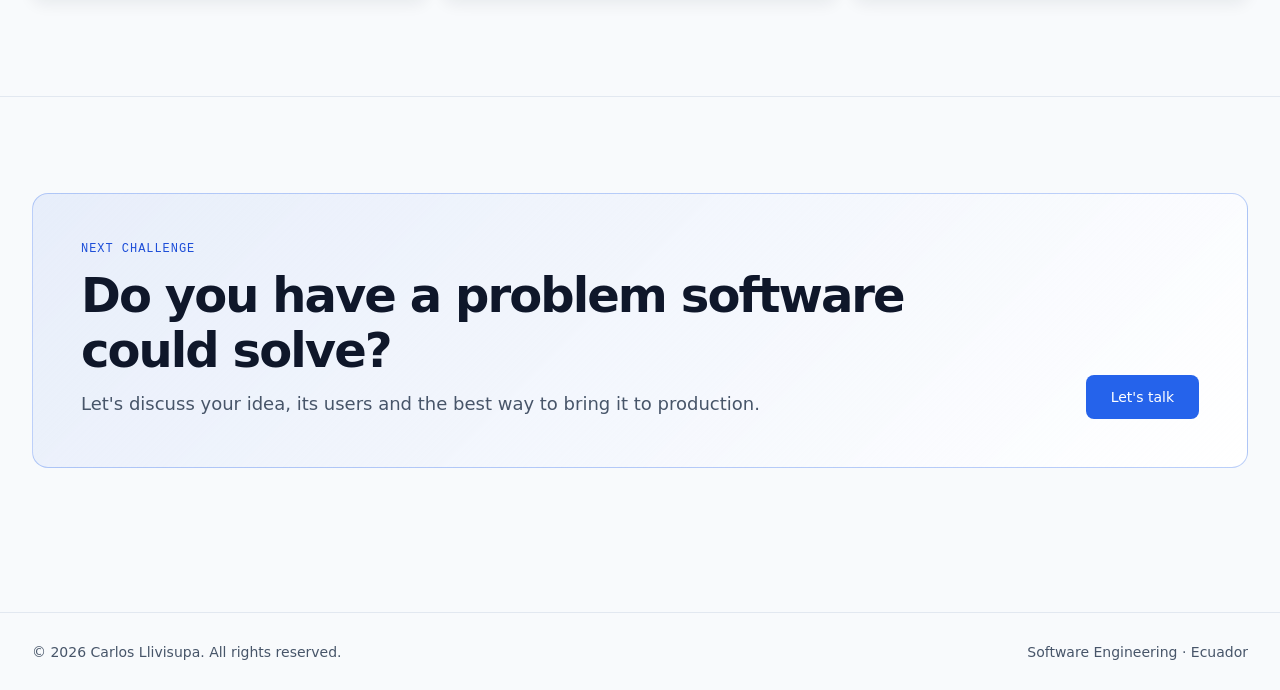
<file: proyectos.html>
<!doctype html>
<html lang="es" data-theme="dark">
<head>
  <meta charset="utf-8">
  <meta name="viewport" content="width=device-width, initial-scale=1, viewport-fit=cover">
  <meta name="description" content="Proyectos de software de Carlos Llivisupa: OsFin IA, PosFarmacia y Osly Shop.">
  <meta name="theme-color" content="#0a0f1c">
  <title>Proyectos · Carlos Llivisupa</title>
  <script>
    (function () {
      try {
        var savedTheme = localStorage.getItem('theme');
        var systemTheme = window.matchMedia('(prefers-color-scheme: light)').matches ? 'light' : 'dark';
        document.documentElement.setAttribute('data-theme', savedTheme || systemTheme);
      } catch (_) {
        document.documentElement.setAttribute('data-theme', 'dark');
      }
    })();
  </script>
  <link rel="stylesheet" href="css/tokens.css">
  <link rel="stylesheet" href="css/base.css">
  <link rel="stylesheet" href="css/components.css">
  <link rel="stylesheet" href="css/pages.css">
</head>
<body data-title-key="meta.title.projects" data-description-key="meta.description.projects">
  <a class="skip-link" href="#contenido" data-i18n="nav.skip">Saltar al contenido</a>

  <header class="site-header">
    <div class="container site-header__inner">
      <a class="brand" href="index.html" aria-label="Carlos Llivisupa"><span class="brand__mark" aria-hidden="true">CL</span><span>Carlos Llivisupa</span></a>
      <nav id="nav-links" class="nav" aria-label="Navegación principal" data-i18n-aria="nav.aria">
        <ul class="nav__list">
          <li><a href="index.html" data-i18n="nav.home">Inicio</a></li>
          <li><a href="sobre-mi.html" data-i18n="nav.about">Sobre mí</a></li>
          <li><a href="habilidades.html" data-i18n="nav.skills">Habilidades</a></li>
          <li><a href="proyectos.html" aria-current="page" data-i18n="nav.projects">Proyectos</a></li>
          <li><a href="design-system.html" data-i18n="nav.design">Design System</a></li>
          <li><a href="contacto.html" data-i18n="nav.contact">Contacto</a></li>
        </ul>
      </nav>
      <div class="site-header__actions">
        <div class="lang-switch" role="group" aria-label="Seleccionar idioma" data-i18n-aria="nav.languages"><button type="button" data-lang-btn="es" aria-pressed="true">ES</button><button type="button" data-lang-btn="en" aria-pressed="false">EN</button></div>
        <button type="button" id="theme-toggle" class="icon-btn" aria-label="Cambiar tema claro u oscuro" aria-pressed="true" data-i18n-aria="nav.theme">
          <svg class="theme-icon--moon" aria-hidden="true" viewBox="0 0 24 24" fill="none" stroke="currentColor" stroke-width="1.8"><path d="M20.4 15.1A8.5 8.5 0 0 1 8.9 3.6 8.5 8.5 0 1 0 20.4 15.1Z"/></svg>
          <svg class="theme-icon--sun" aria-hidden="true" viewBox="0 0 24 24" fill="none" stroke="currentColor" stroke-width="1.8"><circle cx="12" cy="12" r="3.5"/><path d="M12 2v2M12 20v2M4.93 4.93l1.42 1.42M17.66 17.66l1.41 1.41M2 12h2M20 12h2M4.93 19.07l1.42-1.42M17.66 6.34l1.41-1.41"/></svg>
        </button>
        <button type="button" id="menu-btn" class="icon-btn menu-btn" aria-expanded="false" aria-controls="nav-links" aria-label="Abrir menú" data-i18n-aria="nav.menu"><svg aria-hidden="true" viewBox="0 0 24 24" fill="none" stroke="currentColor" stroke-width="1.8"><path d="M4 7h16M4 12h16M4 17h16"/></svg></button>
      </div>
    </div>
  </header>

  <main id="contenido">
    <section class="container page-intro" aria-labelledby="projects-title">
      <p class="section-label reveal" data-i18n="projects.pageLabel">Trabajo seleccionado</p>
      <h1 id="projects-title" class="reveal" data-i18n="projects.pageTitle">Proyectos.</h1>
      <p class="reveal" data-i18n="projects.pageLead">Aplicaciones construidas para simplificar finanzas, operaciones comerciales y experiencias de compra.</p>
    </section>

    <section class="section section--bordered" aria-labelledby="portfolio-title">
      <div class="container">
        <header class="section-header reveal">
          <p class="section-label" data-i18n="projects.sectionLabel">01 / Portafolio</p>
          <div class="section-header__content"><h2 id="portfolio-title" data-i18n="projects.sectionTitle">Soluciones desarrolladas para contextos reales.</h2><p data-i18n="projects.sectionIntro">Filtra por tecnología o abre cada proyecto para conocer su enfoque técnico.</p></div>
        </header>

        <div class="filters reveal" role="group" aria-label="Filtrar proyectos por tecnología" data-i18n-aria="projects.filterLabel">
          <button type="button" class="chip is-active" data-filter="all" aria-pressed="true" data-i18n="projects.filterAll">Todos</button>
          <button type="button" class="chip" data-filter="django" aria-pressed="false">Django</button>
          <button type="button" class="chip" data-filter="postgresql" aria-pressed="false">PostgreSQL</button>
          <button type="button" class="chip" data-filter="flutter" aria-pressed="false">Flutter</button>
          <button type="button" class="chip" data-filter="ia" aria-pressed="false" data-i18n="projects.filterAi">IA</button>
        </div>

        <p id="filter-empty" class="filter-empty" hidden data-i18n="projects.filterEmpty">No hay proyectos con esa tecnología.</p>

        <div class="projects-page-grid" id="projects-grid">
          <article class="card project-card reveal" id="posfarmacia" data-tech="flutter django postgresql">
            <figure class="project-card__visual">
              <img src="POS%20FARMACIA.png" width="500" height="500" loading="lazy" alt="Logotipo de PosFarmacia" data-i18n-alt="projects.logo.pos">
              <figcaption class="visually-hidden">PosFarmacia</figcaption>
            </figure>
            <div class="card__meta"><span data-i18n="projects.pos.category">POS + Operación offline</span><time datetime="2026-05" data-i18n="projects.pos.date">Mayo–agosto 2026</time></div>
            <h3 class="project-card__title">PosFarmacia</h3>
            <p class="project-card__desc" data-i18n="projects.pos.desc">Sistema integral de punto de venta de escritorio para farmacias con funcionamiento offline.</p>
            <p class="project-card__problem"><strong data-i18n="projects.problem">Problema:</strong> <span data-i18n="projects.pos.problem">Mantener las ventas y la administración de productos incluso sin conexión.</span></p>
            <p class="project-card__contribution"><strong data-i18n="projects.contribution">Aporte técnico:</strong> <span data-i18n="projects.pos.contribution">Desarrollo full-stack con interfaz en Flutter, persistencia en PostgreSQL y una API REST construida con Django.</span></p>
            <ul class="tags" aria-label="Tecnologías" data-i18n-aria="projects.tech"><li class="tag">Flutter</li><li class="tag">Django REST</li><li class="tag">PostgreSQL</li></ul>
            <div class="card__actions">
              <button type="button" class="btn btn--secondary" data-modal-open="posfarmacia" data-i18n="projects.details">Ver detalles</button>
              <a class="btn btn--link" href="https://github.com/karlosll/Pos-Farmacia" target="_blank" rel="noopener" data-i18n="projects.code">Ver código</a>
            </div>
          </article>

          <article class="card project-card reveal" id="osfin" data-tech="python django postgresql ia whatsapp">
            <figure class="project-card__visual">
              <img src="OSFIN%20IA.png" width="500" height="500" loading="lazy" alt="Logotipo de OsFin IA" data-i18n-alt="projects.logo.osfin">
              <figcaption class="visually-hidden">OsFin IA</figcaption>
            </figure>
            <div class="hackathon-badge">
              <span class="hackathon-badge__icon" aria-hidden="true">
                <svg viewBox="0 0 24 24" fill="none" stroke="currentColor" stroke-width="1.8"><circle cx="12" cy="12" r="4"/><path d="M4 15c2.2 2.8 7.4 3.2 12 1s7.2-5.8 5.2-7.6c-1-.9-2.8-.9-4.8-.3M6 4l.5 1.4L8 6l-1.5.6L6 8l-.5-1.4L4 6l1.5-.6L6 4Z"/></svg>
              </span>
              <span class="hackathon-badge__copy"><strong data-i18n="projects.osfin.badgeTitle">Finalista nacional</strong><small data-i18n="projects.osfin.badgeEvent">Agentic Scale Hackathon · Ecuador Tech Week 2026</small></span>
            </div>
            <div class="card__meta"><span data-i18n="projects.osfin.category">IA + Finanzas</span><time datetime="2026-07" data-i18n="projects.osfin.date">Julio 2026</time></div>
            <h3 class="project-card__title">OsFin IA</h3>
            <p class="project-card__desc" data-i18n="projects.osfin.desc">Aplicación para la gestión inteligente de finanzas personales, potenciada por inteligencia artificial.</p>
            <p class="project-card__problem"><strong data-i18n="projects.problem">Problema:</strong> <span data-i18n="projects.osfin.problem">Automatizar y optimizar el análisis financiero cotidiano.</span></p>
            <p class="project-card__contribution"><strong data-i18n="projects.contribution">Aporte técnico:</strong> <span data-i18n="projects.osfin.contribution">Participé en la lógica de negocio, el backend y la integración de modelos de IA para automatizar el análisis financiero.</span></p>
            <p class="project-card__achievement"><strong data-i18n="projects.achievement">Logros:</strong> <span data-i18n="projects.osfin.achievementPrefix">Proyecto finalista en la competencia nacional</span> <em>Hackathon Agentic Scale Ecuador Tech Week 2026</em>.</p>
            <ul class="tags" aria-label="Tecnologías" data-i18n-aria="projects.tech"><li class="tag">Python</li><li class="tag">Django</li><li class="tag">PostgreSQL</li><li class="tag">WhatsApp Business API</li></ul>
            <div class="card__actions">
              <button type="button" class="btn btn--secondary" data-modal-open="osfin" data-i18n="projects.details">Ver detalles</button>
              <a class="btn btn--primary" href="https://os-fin-ia.vercel.app/" target="_blank" rel="noopener" data-i18n="projects.site">Ver sitio</a>
              <a class="btn btn--link" href="https://github.com/karlosll/OsFin_IA" target="_blank" rel="noopener" data-i18n="projects.code">Ver código</a>
            </div>
          </article>

          <article class="card project-card reveal" id="osly-shop" data-tech="python django postgresql">
            <figure class="project-card__visual">
              <img src="OSLY%20SHOP.png" width="500" height="500" loading="lazy" alt="Logotipo de Osly Shop" data-i18n-alt="projects.logo.shop">
              <figcaption class="visually-hidden">Osly Shop</figcaption>
            </figure>
            <div class="card__meta"><span data-i18n="projects.shop.category">E-commerce</span><time datetime="2026-05" data-i18n="projects.shop.date">Mayo–agosto 2026</time></div>
            <h3 class="project-card__title">Osly Shop</h3>
            <p class="project-card__desc" data-i18n="projects.shop.desc">Plataforma de comercio electrónico para ventas, inventario y una experiencia de compra fluida.</p>
            <p class="project-card__problem"><strong data-i18n="projects.problem">Problema:</strong> <span data-i18n="projects.shop.problem">Centralizar y simplificar la operación comercial de una tienda en línea.</span></p>
            <p class="project-card__contribution"><strong data-i18n="projects.contribution">Aporte técnico:</strong> <span data-i18n="projects.shop.contribution">Desarrollo backend y full-stack orientado a centralizar ventas, inventario y pedidos.</span></p>
            <ul class="tags" aria-label="Tecnologías" data-i18n-aria="projects.tech"><li class="tag">Python</li><li class="tag">Django</li><li class="tag">PostgreSQL</li></ul>
            <div class="card__actions">
              <button type="button" class="btn btn--secondary" data-modal-open="osly-shop" data-i18n="projects.details">Ver detalles</button>
              <a class="btn btn--link" href="https://github.com/karlosll/Osly-Shop---Ecommerce" target="_blank" rel="noopener" data-i18n="projects.code">Ver código</a>
            </div>
          </article>
        </div>
      </div>
    </section>

    <section class="section section--bordered" aria-labelledby="projects-cta-title">
      <div class="container"><div class="cta reveal"><div class="cta__content"><p class="section-label" data-i18n="projects.ctaLabel">Próximo reto</p><h2 id="projects-cta-title" data-i18n="projects.ctaTitle">¿Tienes un problema que el software pueda resolver?</h2><p data-i18n="projects.ctaBody">Conversemos sobre tu idea, sus usuarios y la mejor forma de llevarla a producción.</p></div><a class="btn btn--primary" href="contacto.html" data-i18n="projects.ctaButton">Hablemos</a></div></div>
    </section>
  </main>

  <footer class="site-footer"><div class="container site-footer__inner"><p><small>© <span data-year></span> Carlos Llivisupa. <span data-i18n="footer.rights">Todos los derechos reservados.</span></small></p><p><small data-i18n="footer.location">Ingeniería de Software · Ecuador</small></p></div></footer>

  <dialog id="project-modal" class="modal" aria-labelledby="modal-title">
    <article class="modal__content">
      <header class="modal__header"><h2 id="modal-title"></h2><button type="button" class="icon-btn" id="modal-close" aria-label="Cerrar detalles" data-i18n-aria="projects.close"><svg aria-hidden="true" viewBox="0 0 24 24" fill="none" stroke="currentColor" stroke-width="1.8"><path d="m6 6 12 12M18 6 6 18"/></svg></button></header>
      <div id="modal-body" class="modal__body"></div>
    </article>
  </dialog>

  <button type="button" id="back-to-top" class="icon-btn back-to-top" hidden aria-label="Volver al inicio" data-i18n-aria="ui.top"><svg aria-hidden="true" viewBox="0 0 24 24" fill="none" stroke="currentColor" stroke-width="1.8"><path d="m6 15 6-6 6 6"/></svg></button>

  <script src="js/translations.js" defer></script>
  <script src="js/i18n.js" defer></script>
  <script src="js/theme.js" defer></script>
  <script src="js/menu.js" defer></script>
  <script src="js/tech-icons.js" defer></script>
  <script src="js/ui.js" defer></script>
  <script src="js/projects.js" defer></script>
</body>
</html>
</file>
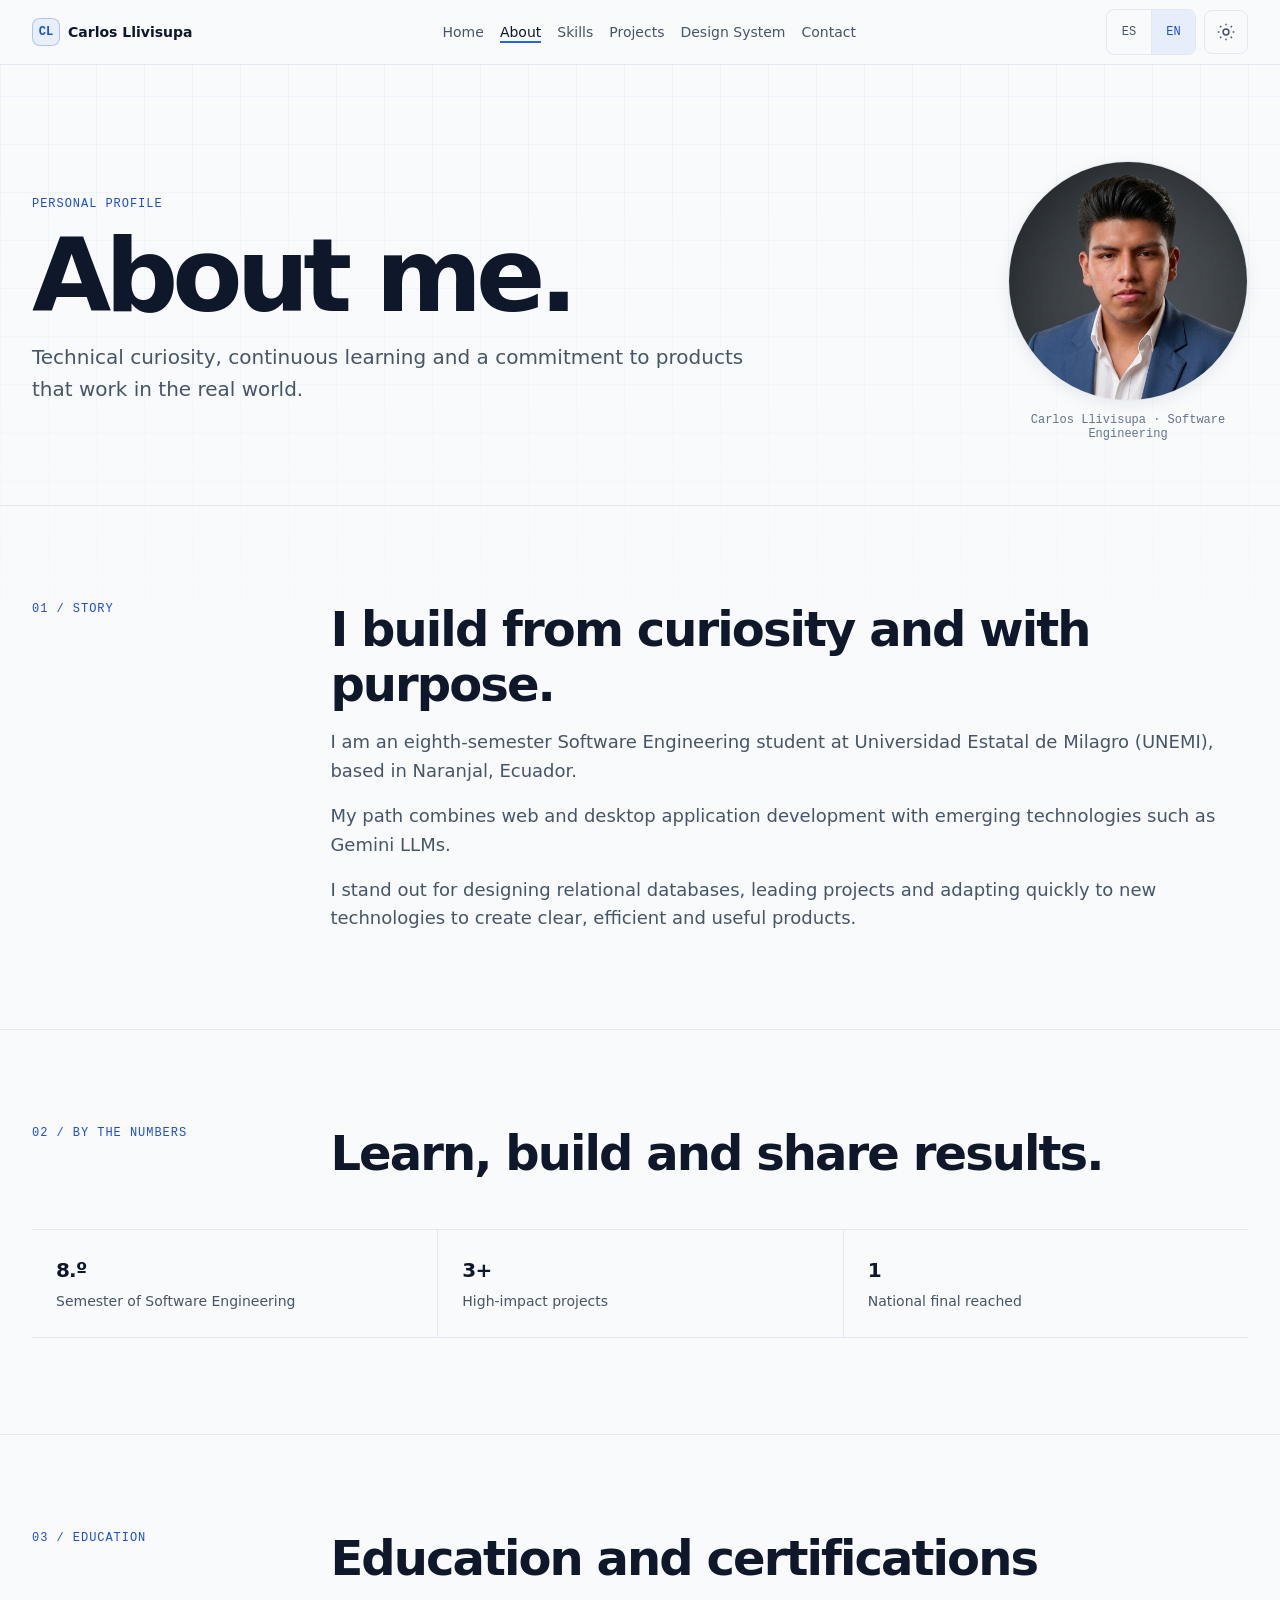
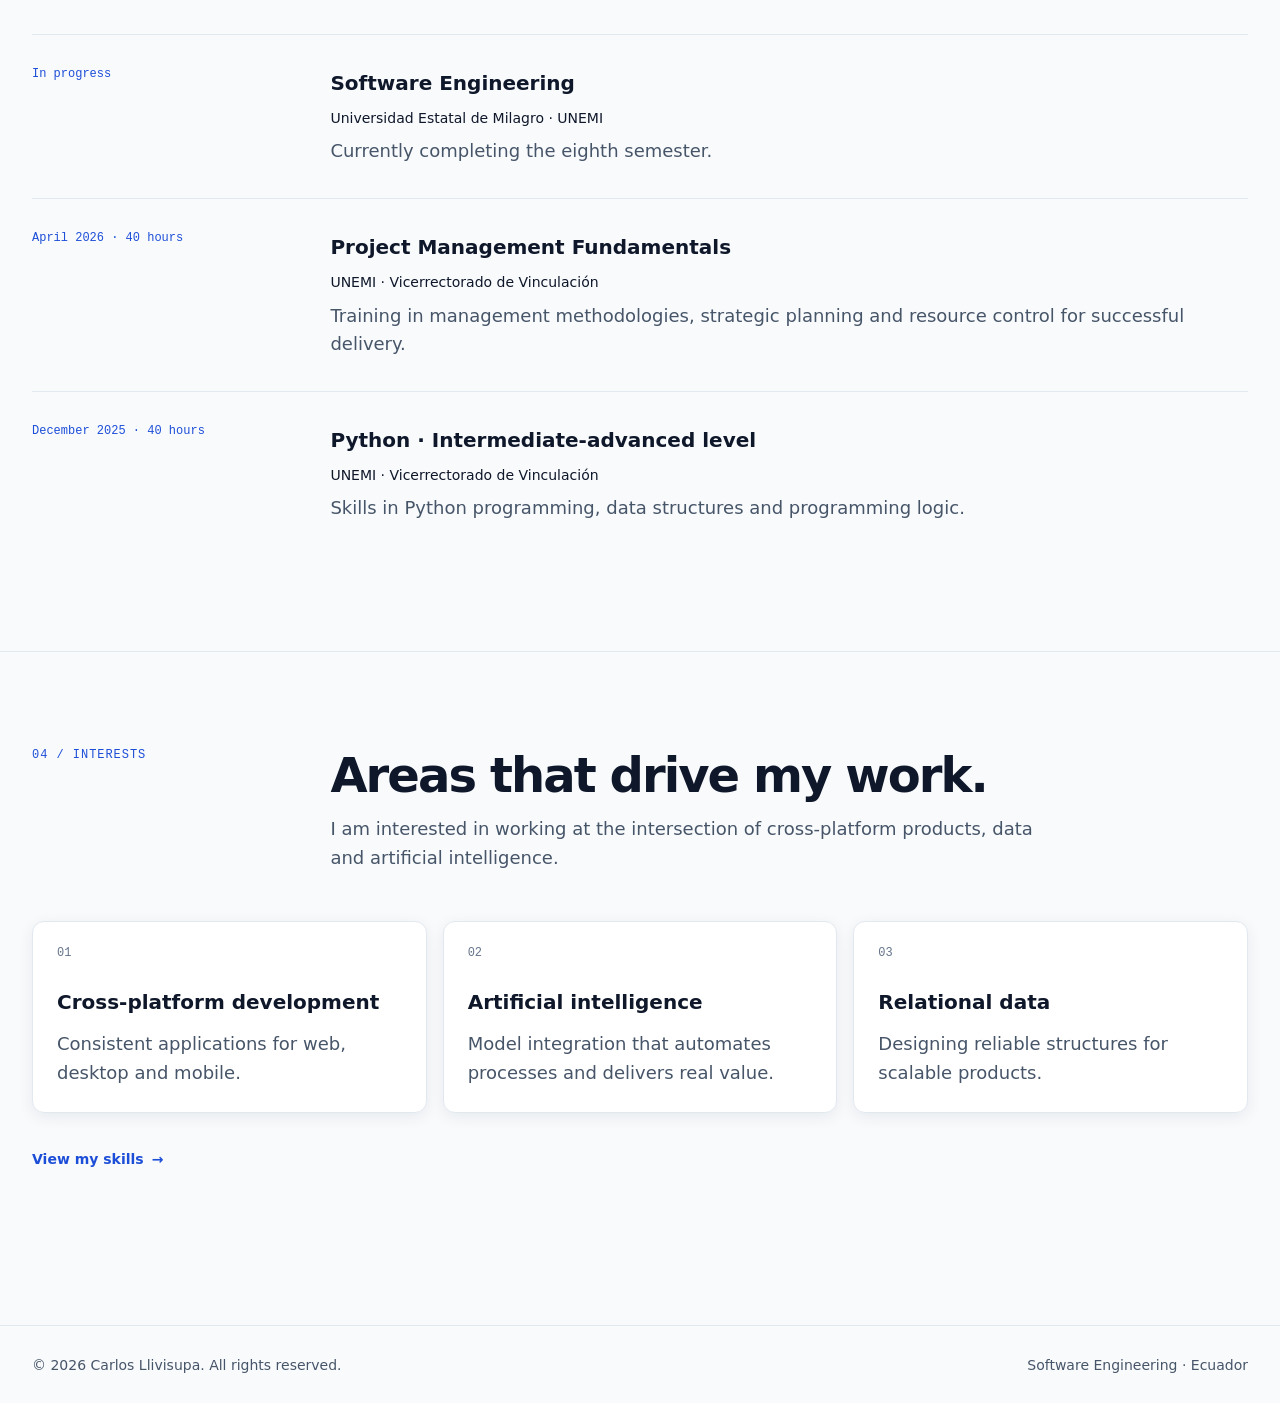
<file: sobre-mi.html>
<!doctype html>
<html lang="es" data-theme="dark">
<head>
  <meta charset="utf-8">
  <meta name="viewport" content="width=device-width, initial-scale=1, viewport-fit=cover">
  <meta name="description" content="Perfil, formación e intereses profesionales de Carlos Llivisupa, estudiante de Ingeniería de Software.">
  <meta name="theme-color" content="#0a0f1c">
  <title>Sobre mí · Carlos Llivisupa</title>
  <script>
    (function () {
      try {
        var savedTheme = localStorage.getItem('theme');
        var systemTheme = window.matchMedia('(prefers-color-scheme: light)').matches ? 'light' : 'dark';
        document.documentElement.setAttribute('data-theme', savedTheme || systemTheme);
      } catch (_) {
        document.documentElement.setAttribute('data-theme', 'dark');
      }
    })();
  </script>
  <link rel="stylesheet" href="css/tokens.css">
  <link rel="stylesheet" href="css/base.css">
  <link rel="stylesheet" href="css/components.css">
  <link rel="stylesheet" href="css/pages.css">
</head>
<body data-title-key="meta.title.about" data-description-key="meta.description.about">
  <a class="skip-link" href="#contenido" data-i18n="nav.skip">Saltar al contenido</a>

  <header class="site-header">
    <div class="container site-header__inner">
      <a class="brand" href="index.html" aria-label="Carlos Llivisupa">
        <span class="brand__mark" aria-hidden="true">CL</span>
        <span>Carlos Llivisupa</span>
      </a>

      <nav id="nav-links" class="nav" aria-label="Navegación principal" data-i18n-aria="nav.aria">
        <ul class="nav__list">
          <li><a href="index.html" data-i18n="nav.home">Inicio</a></li>
          <li><a href="sobre-mi.html" aria-current="page" data-i18n="nav.about">Sobre mí</a></li>
          <li><a href="habilidades.html" data-i18n="nav.skills">Habilidades</a></li>
          <li><a href="proyectos.html" data-i18n="nav.projects">Proyectos</a></li>
          <li><a href="design-system.html" data-i18n="nav.design">Design System</a></li>
          <li><a href="contacto.html" data-i18n="nav.contact">Contacto</a></li>
        </ul>
      </nav>

      <div class="site-header__actions">
        <div class="lang-switch" role="group" aria-label="Seleccionar idioma" data-i18n-aria="nav.languages">
          <button type="button" data-lang-btn="es" aria-pressed="true">ES</button>
          <button type="button" data-lang-btn="en" aria-pressed="false">EN</button>
        </div>
        <button type="button" id="theme-toggle" class="icon-btn" aria-label="Cambiar tema claro u oscuro" aria-pressed="true" data-i18n-aria="nav.theme">
          <svg class="theme-icon--moon" aria-hidden="true" viewBox="0 0 24 24" fill="none" stroke="currentColor" stroke-width="1.8"><path d="M20.4 15.1A8.5 8.5 0 0 1 8.9 3.6 8.5 8.5 0 1 0 20.4 15.1Z"/></svg>
          <svg class="theme-icon--sun" aria-hidden="true" viewBox="0 0 24 24" fill="none" stroke="currentColor" stroke-width="1.8"><circle cx="12" cy="12" r="3.5"/><path d="M12 2v2M12 20v2M4.93 4.93l1.42 1.42M17.66 17.66l1.41 1.41M2 12h2M20 12h2M4.93 19.07l1.42-1.42M17.66 6.34l1.41-1.41"/></svg>
        </button>
        <button type="button" id="menu-btn" class="icon-btn menu-btn" aria-expanded="false" aria-controls="nav-links" aria-label="Abrir menú" data-i18n-aria="nav.menu">
          <svg aria-hidden="true" viewBox="0 0 24 24" fill="none" stroke="currentColor" stroke-width="1.8"><path d="M4 7h16M4 12h16M4 17h16"/></svg>
        </button>
      </div>
    </div>
  </header>

  <main id="contenido">
    <section class="container page-intro about-hero" aria-labelledby="about-title">
      <div class="about-hero__copy reveal">
        <p class="section-label" data-i18n="about.pageLabel">Perfil personal</p>
        <h1 id="about-title" data-i18n="about.pageTitle">Sobre mí.</h1>
        <p data-i18n="about.pageLead">Curiosidad técnica, aprendizaje constante y compromiso con productos que funcionen en el mundo real.</p>
      </div>
      <figure class="about-portrait reveal">
        <img src="Foto%20de%20Perfil.jpg" width="864" height="1195" loading="eager" fetchpriority="high" alt="Retrato profesional de Carlos Llivisupa" data-i18n-alt="about.photoAlt">
        <figcaption data-i18n="about.photoCaption">Carlos Llivisupa · Ingeniería de Software</figcaption>
      </figure>
    </section>

    <section class="section section--bordered" aria-labelledby="story-title">
      <div class="container about-story reveal">
        <p class="section-label" data-i18n="about.storyLabel">01 / Historia</p>
        <div class="about-story__content">
          <h2 id="story-title" data-i18n="about.storyTitle">Construyo desde la curiosidad y con propósito.</h2>
          <p data-i18n="about.storyP1">Soy estudiante de 8.º semestre de Ingeniería de Software en la Universidad Estatal de Milagro (UNEMI) y resido en Naranjal, Ecuador.</p>
          <p data-i18n="about.storyP2">Mi trayectoria combina el desarrollo de aplicaciones web y de escritorio con tecnologías emergentes como los modelos LLM de Gemini.</p>
          <p data-i18n="about.storyP3">Me destaco por diseñar bases de datos relacionales, liderar proyectos y adaptarme rápidamente a nuevas tecnologías para crear productos claros, eficientes y útiles.</p>
        </div>
      </div>
    </section>

    <section class="section section--bordered" aria-labelledby="stats-title">
      <div class="container">
        <header class="section-header reveal">
          <p class="section-label" data-i18n="about.statsLabel">02 / En cifras</p>
          <div class="section-header__content"><h2 id="stats-title" data-i18n="about.statsTitle">Aprender, construir y compartir resultados.</h2></div>
        </header>
        <div class="about-stats reveal">
          <div class="about-stat"><strong>8.º</strong><span data-i18n="about.statSemester">Semestre de Ingeniería de Software</span></div>
          <div class="about-stat"><strong>3+</strong><span data-i18n="about.statProjects">Proyectos de alto impacto</span></div>
          <div class="about-stat"><strong>1</strong><span data-i18n="about.statFinal">Final nacional alcanzada</span></div>
        </div>
      </div>
    </section>

    <section class="section section--bordered" aria-labelledby="education-title">
      <div class="container">
        <header class="section-header reveal">
          <p class="section-label" data-i18n="about.educationLabelSection">03 / Formación</p>
          <div class="section-header__content"><h2 id="education-title" data-i18n="about.educationTitle">Educación y certificaciones</h2></div>
        </header>
        <div class="timeline">
          <article class="timeline__item reveal">
            <p class="timeline__date" data-i18n="about.eduDate">En curso</p>
            <div class="timeline__content"><h3 data-i18n="about.eduTitle">Ingeniería de Software</h3><p class="timeline__institution" data-i18n="about.eduInstitution">Universidad Estatal de Milagro · UNEMI</p><p data-i18n="about.eduBody">Actualmente cursando el 8.º semestre.</p></div>
          </article>
          <article class="timeline__item reveal">
            <p class="timeline__date" data-i18n="about.managementDate">Abril 2026 · 40 horas</p>
            <div class="timeline__content"><h3 data-i18n="about.managementTitle">Fundamentos de la Gestión de Proyectos</h3><p class="timeline__institution">UNEMI · Vicerrectorado de Vinculación</p><p data-i18n="about.managementBody">Formación en metodologías de gestión, planificación estratégica y control de recursos para entregar resultados con éxito.</p></div>
          </article>
          <article class="timeline__item reveal">
            <p class="timeline__date" data-i18n="about.pythonDate">Diciembre 2025 · 40 horas</p>
            <div class="timeline__content"><h3 data-i18n="about.pythonTitle">Python · Nivel medio-avanzado</h3><p class="timeline__institution">UNEMI · Vicerrectorado de Vinculación</p><p data-i18n="about.pythonBody">Competencias en programación con Python, estructuras de datos y lógica de programación.</p></div>
          </article>
        </div>
      </div>
    </section>

    <section class="section section--bordered" aria-labelledby="interests-title">
      <div class="container">
        <header class="section-header reveal">
          <p class="section-label" data-i18n="about.interestsLabel">04 / Intereses</p>
          <div class="section-header__content"><h2 id="interests-title" data-i18n="about.interestsTitle">Áreas que impulsan mi trabajo.</h2><p data-i18n="about.interestsIntro">Me interesa trabajar en la intersección entre productos multiplataforma, datos e inteligencia artificial.</p></div>
        </header>
        <div class="interest-grid">
          <article class="card interest-card reveal"><span class="card__meta">01</span><h3 data-i18n="about.interestApps">Desarrollo multiplataforma</h3><p data-i18n="about.interestAppsBody">Aplicaciones consistentes para web, escritorio y móvil.</p></article>
          <article class="card interest-card reveal"><span class="card__meta">02</span><h3 data-i18n="about.interestAi">Inteligencia artificial</h3><p data-i18n="about.interestAiBody">Integración de modelos que automaticen procesos y aporten valor real.</p></article>
          <article class="card interest-card reveal"><span class="card__meta">03</span><h3 data-i18n="about.interestData">Datos relacionales</h3><p data-i18n="about.interestDataBody">Diseño de estructuras confiables para productos escalables.</p></article>
        </div>
        <a class="section-link" href="habilidades.html"><span data-i18n="about.skillsCta">Ver mis habilidades</span><span aria-hidden="true">→</span></a>
      </div>
    </section>
  </main>

  <footer class="site-footer">
    <div class="container site-footer__inner">
      <p><small>© <span data-year></span> Carlos Llivisupa. <span data-i18n="footer.rights">Todos los derechos reservados.</span></small></p>
      <p><small data-i18n="footer.location">Ingeniería de Software · Ecuador</small></p>
    </div>
  </footer>

  <button type="button" id="back-to-top" class="icon-btn back-to-top" hidden aria-label="Volver al inicio" data-i18n-aria="ui.top">
    <svg aria-hidden="true" viewBox="0 0 24 24" fill="none" stroke="currentColor" stroke-width="1.8"><path d="m6 15 6-6 6 6"/></svg>
  </button>

  <script src="js/translations.js" defer></script>
  <script src="js/i18n.js" defer></script>
  <script src="js/theme.js" defer></script>
  <script src="js/menu.js" defer></script>
  <script src="js/ui.js" defer></script>
</body>
</html>
</file>
<file: css/tokens.css>
:root,
[data-theme="dark"] {
  color-scheme: dark;
  --color-background: #0a0f1c;
  --color-surface: #111827;
  --color-surface-raised: #162033;
  --color-nav-bg: rgba(10, 15, 28, 0.82);
  --color-text: #e6edf7;
  --color-text-muted: #94a3b8;
  --color-text-disabled: #64748b;
  --color-border: #1e293b;
  --color-primary: #3b82f6;
  --color-primary-hover: #60a5fa;
  --color-primary-button: #2563eb;
  --color-primary-button-hover: #1d4ed8;
  --color-on-primary: #ffffff;
  --color-secondary: #38bdf8;
  --color-accent-soft: rgba(59, 130, 246, 0.12);
  --color-accent-border: rgba(59, 130, 246, 0.35);
  --color-success: #34d399;
  --color-warning: #fbbf24;
  --color-danger: #f87171;
  --color-grid: rgba(148, 163, 184, 0.055);
  --focus-ring: 0 0 0 3px rgba(59, 130, 246, 0.4);
  --shadow-card: 0 4px 16px rgba(0, 0, 0, 0.24);
}

[data-theme="light"] {
  color-scheme: light;
  --color-background: #f8fafc;
  --color-surface: #ffffff;
  --color-surface-raised: #eff6ff;
  --color-nav-bg: rgba(248, 250, 252, 0.86);
  --color-text: #0f172a;
  --color-text-muted: #475569;
  --color-text-disabled: #64748b;
  --color-border: #e2e8f0;
  --color-primary: #2563eb;
  --color-primary-hover: #1d4ed8;
  --color-primary-button: #2563eb;
  --color-primary-button-hover: #1d4ed8;
  --color-on-primary: #ffffff;
  --color-secondary: #0284c7;
  --color-accent-soft: rgba(37, 99, 235, 0.08);
  --color-accent-border: rgba(37, 99, 235, 0.3);
  --color-success: #059669;
  --color-warning: #d97706;
  --color-danger: #dc2626;
  --color-grid: rgba(37, 99, 235, 0.055);
  --focus-ring: 0 0 0 3px rgba(37, 99, 235, 0.35);
  --shadow-card: 0 4px 16px rgba(15, 23, 42, 0.07);
}

:root {
  --font-primary: Inter, system-ui, -apple-system, "Segoe UI", sans-serif;
  --font-mono: "JetBrains Mono", "Fira Code", ui-monospace, monospace;
  --text-xs: 0.75rem;
  --text-sm: 0.875rem;
  --text-base: clamp(1rem, 0.5vw + 0.9rem, 1.125rem);
  --text-lg: 1.25rem;
  --text-h1: clamp(3rem, 8vw, 6.5rem);
  --text-h2: clamp(1.8rem, 3vw + 1rem, 3rem);
  --text-h3: 1.25rem;
  --weight-regular: 400;
  --weight-medium: 500;
  --weight-semibold: 600;
  --weight-bold: 700;
  --space-2xs: 0.25rem;
  --space-xs: 0.5rem;
  --space-sm: 0.75rem;
  --space-md: 1rem;
  --space-lg: 1.5rem;
  --space-xl: 2rem;
  --space-2xl: 3rem;
  --space-3xl: 4rem;
  --space-4xl: 6rem;
  --radius-sm: 0.5rem;
  --radius-md: 0.75rem;
  --radius-lg: 1rem;
  --radius-full: 999px;
  --border-width: 1px;
  --container-max: 1500px;
  --nav-height: 64px;
  --tap-min: 44px;
  --transition: 200ms ease;
  --transition-slow: 500ms ease;
}
</file>
<file: css/base.css>
*,
*::before,
*::after {
  box-sizing: border-box;
  margin: 0;
}

html {
  scroll-behavior: smooth;
  scroll-padding-top: calc(var(--nav-height) + var(--space-md));
  -webkit-text-size-adjust: 100%;
}

body {
  min-width: 320px;
  overflow-x: hidden;
  color: var(--color-text);
  background: var(--color-background);
  font-family: var(--font-primary);
  font-size: var(--text-base);
  font-weight: var(--weight-regular);
  line-height: 1.6;
  transition: color var(--transition), background-color var(--transition);
  -webkit-font-smoothing: antialiased;
}

body::before {
  position: fixed;
  inset: 0;
  z-index: -1;
  background-image:
    linear-gradient(var(--color-grid) var(--border-width), transparent var(--border-width)),
    linear-gradient(90deg, var(--color-grid) var(--border-width), transparent var(--border-width));
  background-size: var(--space-2xl) var(--space-2xl);
  mask-image: linear-gradient(to bottom, black, transparent 75%);
  content: "";
  pointer-events: none;
}

img,
svg {
  display: block;
  max-width: 100%;
  height: auto;
}

ul {
  padding: 0;
  list-style: none;
}

button,
input,
textarea {
  font: inherit;
}

button,
a {
  -webkit-tap-highlight-color: transparent;
}

h1,
h2,
h3,
strong {
  color: var(--color-text);
}

h1 {
  font-size: var(--text-h1);
  font-weight: var(--weight-bold);
  line-height: 0.96;
  letter-spacing: -0.06em;
}

h2 {
  font-size: var(--text-h2);
  font-weight: var(--weight-semibold);
  line-height: 1.15;
  letter-spacing: -0.04em;
}

h3 {
  font-size: var(--text-h3);
  font-weight: var(--weight-semibold);
}

p,
li {
  color: var(--color-text-muted);
}

a {
  color: var(--color-primary);
  text-decoration: none;
  transition: color var(--transition);
}

small {
  font-size: var(--text-sm);
}

::selection {
  background: var(--color-accent-soft);
}

:focus-visible {
  outline: none;
  border-radius: var(--radius-sm);
  box-shadow: var(--focus-ring);
}

[hidden] {
  display: none !important;
}

.container {
  width: 100%;
  max-width: var(--container-max);
  margin-inline: auto;
  padding-left: max(var(--space-md), env(safe-area-inset-left));
  padding-right: max(var(--space-md), env(safe-area-inset-right));
}

.visually-hidden {
  position: absolute;
  width: var(--border-width);
  height: var(--border-width);
  overflow: hidden;
  clip: rect(0 0 0 0);
  white-space: nowrap;
}

.skip-link {
  position: fixed;
  top: var(--space-xs);
  left: var(--space-md);
  z-index: 300;
  padding: var(--space-xs) var(--space-md);
  border-radius: var(--radius-sm);
  color: var(--color-on-primary);
  background: var(--color-primary);
  transform: translateY(-160%);
  transition: transform var(--transition);
}

.skip-link:focus {
  transform: translateY(0);
}

.section {
  padding-block: var(--space-3xl);
}

.section--bordered {
  border-top: var(--border-width) solid var(--color-border);
}

.reveal {
  opacity: 0;
  transform: translateY(var(--space-md));
  transition: opacity var(--transition-slow), transform var(--transition-slow);
}

.reveal.is-visible {
  opacity: 1;
  transform: none;
}

@media (min-width: 768px) {
  .container {
    padding-inline: var(--space-lg);
  }

  .section {
    padding-block: var(--space-4xl);
  }
}

@media (min-width: 1024px) {
  .container {
    padding-inline: var(--space-xl);
  }
}

@media (hover: hover) {
  a:hover {
    color: var(--color-primary-hover);
  }
}

@media (prefers-reduced-motion: reduce) {
  html {
    scroll-behavior: auto;
  }

  *,
  *::before,
  *::after {
    animation: none !important;
    transition: none !important;
  }

  .reveal {
    opacity: 1;
    transform: none;
  }
}
</file>
<file: css/components.css>
.site-header {
  position: sticky;
  top: 0;
  z-index: 100;
  padding-top: env(safe-area-inset-top);
  border-bottom: var(--border-width) solid var(--color-border);
  background: var(--color-nav-bg);
  backdrop-filter: blur(var(--space-md));
  -webkit-backdrop-filter: blur(var(--space-md));
}

.site-header__inner {
  display: flex;
  align-items: center;
  justify-content: space-between;
  min-height: var(--nav-height);
  gap: var(--space-xs);
}

.brand {
  display: inline-flex;
  align-items: center;
  gap: var(--space-xs);
  min-height: var(--tap-min);
  color: var(--color-text);
  font-size: var(--text-sm);
  font-weight: var(--weight-semibold);
}

.brand__mark {
  display: grid;
  width: calc(var(--space-xl) - var(--space-2xs));
  height: calc(var(--space-xl) - var(--space-2xs));
  place-items: center;
  border: var(--border-width) solid var(--color-accent-border);
  border-radius: var(--radius-sm);
  color: var(--color-primary-hover);
  background: var(--color-accent-soft);
  font: var(--weight-semibold) var(--text-xs) var(--font-mono);
}

.brand > span:last-child {
  display: none;
}

.nav {
  position: absolute;
  top: 100%;
  right: 0;
  left: 0;
  display: none;
  padding: var(--space-xs) var(--space-md) var(--space-md);
  border-bottom: var(--border-width) solid var(--color-border);
  background: var(--color-surface);
}

.nav.is-open {
  display: block;
}

.nav__list {
  display: flex;
  flex-direction: column;
}

.nav a {
  display: flex;
  align-items: center;
  min-height: var(--tap-min);
  color: var(--color-text-muted);
  font-size: var(--text-sm);
}

.nav a[aria-current="page"] {
  color: var(--color-text);
  box-shadow: inset 0 calc(var(--border-width) * -2) 0 var(--color-primary);
}

.site-header__actions,
.lang-switch {
  display: flex;
  align-items: center;
}

.site-header__actions {
  gap: var(--space-xs);
}

.lang-switch {
  overflow: hidden;
  border: var(--border-width) solid var(--color-border);
  border-radius: var(--radius-sm);
}

.lang-switch button,
.icon-btn {
  min-width: var(--tap-min);
  min-height: var(--tap-min);
  color: var(--color-text-muted);
  background: transparent;
  cursor: pointer;
  transition: color var(--transition), border-color var(--transition), background-color var(--transition);
}

.lang-switch button {
  padding: 0;
  border: 0;
  font: var(--weight-medium) var(--text-xs) var(--font-mono);
}

.lang-switch button + button {
  border-left: var(--border-width) solid var(--color-border);
}

.lang-switch button.is-active {
  color: var(--color-primary-hover);
  background: var(--color-accent-soft);
}

.icon-btn {
  display: inline-flex;
  align-items: center;
  justify-content: center;
  padding: 0;
  border: var(--border-width) solid var(--color-border);
  border-radius: var(--radius-sm);
}

.icon-btn svg {
  width: var(--text-lg);
}

.theme-icon--sun,
[data-theme="light"] .theme-icon--moon {
  display: none;
}

[data-theme="light"] .theme-icon--sun {
  display: block;
}

.btn {
  display: inline-flex;
  align-items: center;
  justify-content: center;
  min-height: var(--tap-min);
  padding: 0 var(--space-lg);
  border: var(--border-width) solid transparent;
  border-radius: var(--radius-sm);
  font: var(--weight-medium) var(--text-sm) var(--font-primary);
  cursor: pointer;
  transition: color var(--transition), border-color var(--transition), background-color var(--transition), transform var(--transition);
}

.btn--primary {
  color: var(--color-on-primary);
  background: var(--color-primary-button);
}

.btn--secondary {
  border-color: var(--color-border);
  color: var(--color-text);
  background: var(--color-surface);
}

.btn--link {
  padding-inline: var(--space-xs);
  color: var(--color-primary-hover);
  background: transparent;
}

.grid {
  display: grid;
  grid-template-columns: 1fr;
  gap: var(--space-md);
}

.card {
  display: flex;
  flex-direction: column;
  gap: var(--space-sm);
  padding: var(--space-lg);
  border: var(--border-width) solid var(--color-border);
  border-radius: var(--radius-md);
  background: var(--color-surface);
  box-shadow: var(--shadow-card);
  transition: border-color var(--transition), transform var(--transition), background-color var(--transition);
}

.card__meta {
  display: flex;
  justify-content: space-between;
  gap: var(--space-md);
  color: var(--color-text-disabled);
  font: var(--weight-medium) var(--text-xs) var(--font-mono);
}

.card__actions {
  display: flex;
  flex-wrap: wrap;
  gap: var(--space-xs);
  margin-top: auto;
  padding-top: var(--space-md);
}

.tags {
  display: flex;
  flex-wrap: wrap;
  gap: var(--space-xs);
  margin-top: var(--space-xs);
}

.tag {
  padding: var(--space-2xs) var(--space-sm);
  border: var(--border-width) solid var(--color-border);
  border-radius: var(--radius-full);
  color: var(--color-text-muted);
  background: var(--color-accent-soft);
  font: var(--weight-regular) var(--text-xs) var(--font-mono);
}

.tech-label {
  --tech-color: var(--color-primary);
  display: inline-flex;
  align-items: center;
  gap: var(--space-xs);
}

.tech-icon {
  width: 1.5rem;
  height: 1.5rem;
  flex: none;
  padding: 0.24rem;
  border: var(--border-width) solid color-mix(in srgb, var(--tech-color) 58%, #ffffff);
  border-radius: var(--radius-sm);
  background: linear-gradient(145deg, #ffffff 48%, color-mix(in srgb, var(--tech-color) 24%, #ffffff));
  box-shadow: 0 0.18rem 0.55rem color-mix(in srgb, var(--tech-color) 24%, transparent);
  object-fit: contain;
  transition: transform var(--transition), box-shadow var(--transition);
}

.tech-label--python { --tech-color: #3776ab; }
.tech-label--django { --tech-color: #0c4b33; }
.tech-label--postgresql { --tech-color: #4169e1; }
.tech-label--flutter { --tech-color: #02569b; }
.tech-label--dart { --tech-color: #0175c2; }
.tech-label--kotlin { --tech-color: #7f52ff; }
.tech-label--googlegemini { --tech-color: #8e75ff; }
.tech-label--openapiinitiative { --tech-color: #6ba539; }
.tech-label--whatsapp { --tech-color: #25d366; }
.tech-label--supabase { --tech-color: #3ecf8e; }
.tech-label--sqlite { --tech-color: #003b57; }
.tech-label--opencv { --tech-color: #5c3ee8; }
.tech-label--digitalocean { --tech-color: #0080ff; }
.tech-label--vercel { --tech-color: #111111; }
.tech-label--jira { --tech-color: #0052cc; }
.tech-label--scrumalliance { --tech-color: #009fda; }

.skill-row__name .tech-icon {
  width: 1.75rem;
  height: 1.75rem;
  padding: 0.3rem;
}

.filters {
  display: flex;
  flex-wrap: wrap;
  gap: var(--space-xs);
  margin-bottom: var(--space-xl);
}

.chip {
  align-items: center;
  justify-content: center;
  min-height: var(--tap-min);
  padding: 0 var(--space-md);
  border: var(--border-width) solid var(--color-border);
  border-radius: var(--radius-full);
  color: var(--color-text-muted);
  background: transparent;
  font: var(--weight-medium) var(--text-xs) var(--font-mono);
  cursor: pointer;
  transition: color var(--transition), border-color var(--transition), background-color var(--transition);
}

.chip.is-active {
  border-color: var(--color-accent-border);
  color: var(--color-primary-hover);
  background: var(--color-accent-soft);
}

.modal {
  position: fixed;
  inset: 0;
  width: min(92vw, 40rem);
  max-height: 86vh;
  margin: auto;
  padding: 0;
  overflow: auto;
  border: var(--border-width) solid var(--color-border);
  border-radius: var(--radius-md);
  color: var(--color-text);
  background: var(--color-surface);
  box-shadow: var(--shadow-card);
}

.modal::backdrop {
  background: color-mix(in srgb, var(--color-background) 76%, transparent);
  backdrop-filter: blur(var(--space-2xs));
}

.modal__content {
  display: grid;
  gap: var(--space-lg);
  padding: var(--space-lg);
}

.modal__header {
  display: flex;
  align-items: flex-start;
  justify-content: space-between;
  gap: var(--space-md);
}

.modal__body {
  display: grid;
  gap: var(--space-md);
}

.form {
  display: grid;
  gap: var(--space-md);
}

.field {
  display: grid;
  gap: var(--space-2xs);
}

.field label {
  color: var(--color-text);
  font-size: var(--text-sm);
  font-weight: var(--weight-medium);
}

.field input,
.field textarea {
  width: 100%;
  min-height: var(--tap-min);
  padding: var(--space-xs) var(--space-md);
  border: var(--border-width) solid var(--color-border);
  border-radius: var(--radius-sm);
  color: var(--color-text);
  background: var(--color-background);
  resize: vertical;
  transition: border-color var(--transition), background-color var(--transition);
}

.field input:focus-visible,
.field textarea:focus-visible {
  border-color: var(--color-primary);
}

.field.has-error input,
.field.has-error textarea {
  border-color: var(--color-danger);
}

.field__error {
  min-height: 1.25em;
  color: var(--color-danger);
  font-size: var(--text-sm);
}

.form__footer {
  display: flex;
  flex-wrap: wrap;
  gap: var(--space-md);
  align-items: center;
}

.form__status {
  color: var(--color-success);
  font-size: var(--text-sm);
}

@media (hover: hover) {
  .tech-label:hover .tech-icon {
    transform: translateY(calc(var(--border-width) * -1)) scale(1.08);
    box-shadow: 0 0.28rem 0.8rem color-mix(in srgb, var(--tech-color) 34%, transparent);
  }

  .chip:hover {
    border-color: var(--color-accent-border);
    color: var(--color-primary-hover);
    background: var(--color-accent-soft);
  }
}

.back-to-top {
  position: fixed;
  right: max(var(--space-md), env(safe-area-inset-right));
  bottom: max(var(--space-md), env(safe-area-inset-bottom));
  z-index: 90;
  background: var(--color-surface);
  box-shadow: var(--shadow-card);
}

.site-footer {
  margin-top: var(--space-2xl);
  padding-block: var(--space-lg) max(var(--space-lg), env(safe-area-inset-bottom));
  border-top: var(--border-width) solid var(--color-border);
}

.site-footer__inner {
  display: flex;
  flex-direction: column;
  gap: var(--space-2xs);
}

@media (min-width: 480px) {
  .brand > span:last-child {
    display: inline;
  }
}

@media (min-width: 768px) {
  .grid {
    grid-template-columns: repeat(2, minmax(0, 1fr));
  }

  .site-footer__inner {
    flex-direction: row;
    justify-content: space-between;
  }
}

@media (min-width: 1024px) {
  .nav {
    position: static;
    display: block;
    padding: 0;
    border: 0;
    background: transparent;
  }

  .nav__list {
    flex-direction: row;
    gap: var(--space-md);
  }

  .nav a {
    min-height: auto;
  }

  .menu-btn {
    display: none;
  }
}

@media (hover: hover) {
  .nav a:hover {
    color: var(--color-text);
  }

  .icon-btn:hover {
    color: var(--color-primary);
    border-color: var(--color-accent-border);
    background: var(--color-accent-soft);
  }

  .btn:hover {
    transform: translateY(calc(var(--border-width) * -2));
  }

  .btn--primary:hover {
    color: var(--color-on-primary);
    background: var(--color-primary-button-hover);
  }

  .btn--secondary:hover {
    border-color: var(--color-accent-border);
    color: var(--color-text);
    background: var(--color-accent-soft);
  }

  .card:hover {
    border-color: var(--color-accent-border);
    transform: translateY(calc(var(--border-width) * -2));
  }
}
</file>
<file: css/pages.css>
.hero {
  position: relative;
  display: grid;
  align-content: center;
  min-height: calc(100svh - var(--nav-height));
  padding-block: var(--space-3xl);
}

.hero::after {
  position: absolute;
  top: 14%;
  right: 4%;
  z-index: -1;
  width: min(46vw, 24rem);
  aspect-ratio: 1;
  border-radius: var(--radius-full);
  background: var(--color-accent-soft);
  filter: blur(var(--space-3xl));
  content: "";
}

.eyebrow,
.section-label {
  color: var(--color-primary-hover);
  font: var(--weight-medium) var(--text-xs) var(--font-mono);
  letter-spacing: 0.08em;
  text-transform: uppercase;
}

.eyebrow {
  display: flex;
  align-items: center;
  gap: var(--space-xs);
  margin-bottom: var(--space-md);
}

.eyebrow::before {
  width: var(--space-xs);
  height: var(--space-xs);
  border-radius: var(--radius-full);
  background: var(--color-success);
  content: "";
}

.hero h1 {
  max-width: 10ch;
  margin-bottom: var(--space-xl);
}

.hero h1 span {
  display: block;
  color: var(--color-primary-hover);
}

.hero__body {
  display: grid;
  gap: var(--space-xl);
}

.hero__content {
  align-self: start;
}

.hero .lead {
  max-width: 62ch;
  color: var(--color-text-muted);
  font-size: var(--text-lg);
}

.hero__role {
  margin-bottom: var(--space-xs);
  color: var(--color-text);
  font-weight: var(--weight-medium);
}

.hero__actions,
.social {
  display: flex;
  flex-wrap: wrap;
  gap: var(--space-xs);
}

.hero__actions {
  margin-top: var(--space-lg);
}

.social {
  margin-top: var(--space-md);
}

.social a {
  display: inline-flex;
  align-items: center;
  justify-content: center;
  width: var(--tap-min);
  height: var(--tap-min);
  border: var(--border-width) solid var(--color-border);
  border-radius: var(--radius-sm);
  color: var(--color-text-muted);
  background: var(--color-surface);
}

.social svg {
  width: var(--text-lg);
}

.hero__facts {
  display: grid;
  border-block: var(--border-width) solid var(--color-border);
}

.hero__side {
  display: grid;
  gap: var(--space-lg);
}

.hero__portrait {
  position: relative;
  width: min(72vw, 17rem);
  margin-inline: auto;
}

.hero__portrait::before {
  position: absolute;
  inset: calc(var(--space-xs) * -1) var(--space-xs) var(--space-xs) calc(var(--space-xs) * -1);
  z-index: -1;
  border: var(--border-width) solid var(--color-accent-border);
  border-radius: var(--radius-lg);
  content: "";
}

.hero__portrait img {
  width: 100%;
  aspect-ratio: 4 / 5;
  border: var(--border-width) solid var(--color-border);
  border-radius: var(--radius-md);
  object-fit: cover;
  object-position: center 16%;
}

.hero__portrait figcaption {
  position: absolute;
  right: var(--space-xs);
  bottom: var(--space-xs);
  padding: var(--space-2xs) var(--space-xs);
  border: var(--border-width) solid var(--color-accent-border);
  border-radius: var(--radius-sm);
  color: var(--color-primary-hover);
  background: var(--color-nav-bg);
  backdrop-filter: blur(var(--space-xs));
  font: var(--weight-medium) var(--text-xs) var(--font-mono);
}

.hero__fact {
  display: grid;
  grid-template-columns: 4rem 1fr;
  gap: var(--space-md);
  align-items: center;
  padding-block: var(--space-md);
}

.hero__fact + .hero__fact {
  border-top: var(--border-width) solid var(--color-border);
}

.hero__fact strong {
  font-size: var(--text-lg);
  letter-spacing: -0.04em;
}

.hero__fact span {
  color: var(--color-text-muted);
  font-size: var(--text-sm);
}

.section-header {
  display: grid;
  gap: var(--space-md);
  margin-bottom: var(--space-xl);
}

.section-header__content {
  display: grid;
  gap: var(--space-sm);
}

.section-header__content p {
  max-width: 64ch;
}

.profile-summary {
  display: grid;
  gap: var(--space-xl);
}

.profile-summary__aside {
  display: grid;
  align-content: start;
  gap: var(--space-sm);
  padding: var(--space-lg);
  border: var(--border-width) solid var(--color-border);
  border-radius: var(--radius-md);
  background: var(--color-surface);
}

.profile-summary__aside dt {
  color: var(--color-text-disabled);
  font: var(--weight-medium) var(--text-xs) var(--font-mono);
  text-transform: uppercase;
}

.profile-summary__aside dd {
  margin: 0 0 var(--space-sm);
  color: var(--color-text);
  font-size: var(--text-sm);
}

.project-card {
  min-height: 100%;
}

.project-card__visual {
  position: relative;
  display: grid;
  height: 9.5rem;
  place-items: center;
  overflow: hidden;
  border: var(--border-width) solid var(--color-border);
  border-radius: var(--radius-sm);
  background: var(--color-background);
}

.project-card__visual::before {
  position: absolute;
  inset: 0;
  background-image:
    linear-gradient(var(--color-grid) var(--border-width), transparent var(--border-width)),
    linear-gradient(90deg, var(--color-grid) var(--border-width), transparent var(--border-width));
  background-size: var(--space-lg) var(--space-lg);
  content: "";
}

.mock-window {
  position: relative;
  z-index: 1;
  display: grid;
  width: 76%;
  padding: var(--space-sm);
  border: var(--border-width) solid var(--color-accent-border);
  border-radius: var(--radius-sm);
  background: var(--color-surface);
  box-shadow: var(--shadow-card);
  gap: var(--space-xs);
}

.mock-window__bar {
  width: 42%;
  height: var(--space-xs);
  border-radius: var(--radius-full);
  background: var(--color-primary);
}

.mock-window__row {
  display: grid;
  grid-template-columns: repeat(3, 1fr);
  gap: var(--space-xs);
}

.mock-window__cell {
  height: var(--space-xl);
  border-radius: var(--radius-sm);
  background: var(--color-accent-soft);
}

.project-card:nth-child(2) .mock-window {
  width: 58%;
}

.project-card:nth-child(2) .mock-window__row {
  grid-template-columns: 1fr;
}

.project-card:nth-child(3) .mock-window__bar {
  width: 64%;
  background: var(--color-secondary);
}

.project-card__title {
  margin-top: var(--space-xs);
}

.project-card__desc,
.project-card__problem {
  font-size: var(--text-sm);
}

.project-card__problem {
  margin-top: var(--space-xs);
}

.featured-projects .project-card__visual img {
  position: relative;
  z-index: 1;
  width: 100%;
  height: 100%;
  object-fit: contain;
  object-position: center;
}

.featured-projects .project-card__visual {
  width: 100%;
  height: auto;
  aspect-ratio: 1;
  flex: none;
}

.hackathon-badge {
  display: grid;
  grid-template-columns: 2.25rem minmax(0, 1fr);
  gap: var(--space-sm);
  align-items: center;
  padding: var(--space-xs) var(--space-sm);
  border: var(--border-width) solid #ffd525;
  border-radius: var(--radius-sm);
  background: linear-gradient(135deg, #070b78, #132acb 64%, #253ee2);
  box-shadow: 0 0.35rem 1rem rgb(8 20 161 / 24%);
}

.hackathon-badge__icon {
  display: grid;
  width: 2.25rem;
  height: 2.25rem;
  place-items: center;
  border-radius: var(--radius-full);
  color: #07117f;
  background: linear-gradient(145deg, #fff36b, #ffae16);
}

.hackathon-badge__icon svg {
  width: 1.4rem;
}

.hackathon-badge__copy {
  display: grid;
  gap: 0.05rem;
  min-width: 0;
}

.hackathon-badge__copy strong {
  color: #ffdf2f;
  font-size: var(--text-sm);
  line-height: 1.25;
}

.hackathon-badge__copy small {
  overflow: hidden;
  color: #ffffff;
  font: var(--weight-medium) var(--text-xs) var(--font-mono);
  line-height: 1.35;
  text-overflow: ellipsis;
}

.section-link {
  display: inline-flex;
  align-items: center;
  gap: var(--space-xs);
  min-height: var(--tap-min);
  margin-top: var(--space-lg);
  color: var(--color-primary-hover);
  font-size: var(--text-sm);
  font-weight: var(--weight-semibold);
}

.cta {
  display: grid;
  gap: var(--space-xl);
  align-items: end;
  padding: var(--space-xl);
  border: var(--border-width) solid var(--color-accent-border);
  border-radius: var(--radius-lg);
  background: linear-gradient(135deg, var(--color-accent-soft), var(--color-surface));
}

.cta__content {
  display: grid;
  gap: var(--space-sm);
}

.cta__content p:not(.section-label) {
  max-width: 60ch;
}

@media (min-width: 768px) {
  .hero {
    padding-block: var(--space-4xl);
  }

  .hero__body {
    grid-template-columns: minmax(0, 1.35fr) minmax(15rem, 0.65fr);
    gap: var(--space-3xl);
    align-items: start;
  }

  .hero__portrait {
    width: 100%;
    max-width: 18rem;
    margin-inline: 0;
    justify-self: end;
  }

  .hero__fact {
    display: block;
    padding: var(--space-md);
  }

  .hero__fact strong,
  .hero__fact span {
    display: block;
  }

  .hero__fact span {
    margin-top: var(--space-2xs);
  }

  .section-header {
    grid-template-columns: 0.45fr 1.55fr;
    gap: var(--space-xl);
    margin-bottom: var(--space-2xl);
  }

  .profile-summary {
    grid-template-columns: 1.35fr 0.65fr;
    gap: var(--space-2xl);
  }

  .project-card:first-child {
    grid-column: 1 / -1;
  }

  .project-card:first-child .project-card__visual {
    height: 12rem;
  }

  .featured-projects .project-card,
  .featured-projects .project-card:first-child {
    grid-column: auto;
    padding: var(--space-md);
  }

  .featured-projects .project-card__visual,
  .featured-projects .project-card:first-child .project-card__visual {
    height: auto;
    aspect-ratio: 1;
  }

  .featured-projects .project-card__desc {
    display: -webkit-box;
    overflow: hidden;
    -webkit-box-orient: vertical;
    -webkit-line-clamp: 2;
  }

  .cta {
    grid-template-columns: 1fr auto;
    padding: var(--space-2xl);
  }
}

@media (min-width: 1280px) {
  .featured-projects {
    grid-template-columns: repeat(3, minmax(0, 1fr));
  }

  .featured-projects .project-card {
    padding: var(--space-lg);
  }
}

@media (hover: hover) {
  .social a:hover {
    border-color: var(--color-accent-border);
    color: var(--color-primary-hover);
    background: var(--color-accent-soft);
  }
}

/* Design System */
.page-intro {
  display: grid;
  gap: var(--space-md);
  padding-block: var(--space-4xl) var(--space-3xl);
}

.page-intro h1 {
  font-size: var(--text-h1);
}

.page-intro > p:last-child {
  max-width: 62ch;
  font-size: var(--text-lg);
}

.ds-section {
  display: grid;
  gap: var(--space-xl);
}

.ds-section__header {
  display: grid;
  gap: var(--space-xs);
}

.swatches {
  display: grid;
  grid-template-columns: repeat(auto-fit, minmax(9rem, 1fr));
  gap: var(--space-md);
}

.swatch {
  overflow: hidden;
  border: var(--border-width) solid var(--color-border);
  border-radius: var(--radius-sm);
  background: var(--color-surface);
}

.swatch__color {
  height: var(--space-3xl);
}

.swatch__color--primary { background: var(--color-primary); }
.swatch__color--secondary { background: var(--color-secondary); }
.swatch__color--background { background: var(--color-background); }
.swatch__color--surface { background: var(--color-surface); }
.swatch__color--text { background: var(--color-text); }
.swatch__color--success { background: var(--color-success); }

.swatch__meta {
  display: grid;
  padding: var(--space-sm);
  color: var(--color-text-muted);
  font: var(--weight-regular) var(--text-xs) var(--font-mono);
}

.specimen,
.component-showcase,
.spacing-list {
  display: grid;
  gap: var(--space-md);
  padding: var(--space-lg);
  border: var(--border-width) solid var(--color-border);
  border-radius: var(--radius-md);
  background: var(--color-surface);
}

.specimen__h1 {
  color: var(--color-text);
  font-size: var(--text-h1);
  font-weight: var(--weight-bold);
  line-height: 0.96;
  letter-spacing: -0.06em;
}

.spacing-row {
  display: grid;
  grid-template-columns: 6rem 1fr 3rem;
  gap: var(--space-md);
  align-items: center;
  color: var(--color-text-muted);
  font: var(--weight-regular) var(--text-xs) var(--font-mono);
}

.spacing-row__bar {
  height: var(--space-sm);
  border-radius: var(--radius-full);
  background: var(--color-primary);
}

.spacing-row__bar--xs { width: var(--space-xs); }
.spacing-row__bar--md { width: var(--space-md); }
.spacing-row__bar--xl { width: var(--space-xl); }
.spacing-row__bar--3xl { width: var(--space-3xl); }

.component-showcase {
  grid-template-columns: repeat(auto-fit, minmax(12rem, max-content));
  align-items: center;
}

/* Sobre mí */
.about-hero {
  display: grid;
  gap: var(--space-xl);
  align-items: center;
}

.about-hero__copy {
  display: grid;
  gap: var(--space-md);
}

.about-hero__copy > p:last-child {
  max-width: 58ch;
  font-size: var(--text-lg);
}

.about-portrait {
  width: min(70vw, 15rem);
}

.about-portrait img {
  width: 100%;
  aspect-ratio: 1;
  border: var(--border-width) solid var(--color-border);
  border-radius: var(--radius-full);
  object-fit: cover;
  object-position: center 18%;
  box-shadow: var(--shadow-card);
}

.about-portrait figcaption {
  margin-top: var(--space-sm);
  color: var(--color-text-disabled);
  font: var(--weight-medium) var(--text-xs) var(--font-mono);
  text-align: center;
}

.about-story {
  display: grid;
  gap: var(--space-xl);
}

.about-story__content {
  display: grid;
  gap: var(--space-md);
}

.about-stats {
  display: grid;
  border-block: var(--border-width) solid var(--color-border);
}

.about-stat {
  display: grid;
  grid-template-columns: 4rem 1fr;
  gap: var(--space-md);
  align-items: center;
  padding-block: var(--space-md);
}

.about-stat + .about-stat {
  border-top: var(--border-width) solid var(--color-border);
}

.about-stat strong {
  font-size: var(--text-lg);
  letter-spacing: -0.04em;
}

.about-stat span {
  color: var(--color-text-muted);
  font-size: var(--text-sm);
}

.timeline {
  display: grid;
}

.timeline__item {
  display: grid;
  gap: var(--space-sm);
  padding-block: var(--space-xl);
  border-top: var(--border-width) solid var(--color-border);
}

.timeline__date {
  color: var(--color-primary-hover);
  font: var(--weight-medium) var(--text-xs) var(--font-mono);
}

.timeline__content {
  display: grid;
  gap: var(--space-xs);
}

.timeline__institution {
  color: var(--color-text);
  font-size: var(--text-sm);
  font-weight: var(--weight-medium);
}

.interest-grid {
  display: grid;
  grid-template-columns: 1fr;
  gap: var(--space-md);
}

.interest-card {
  min-height: 12rem;
}

.interest-card h3 {
  margin-top: auto;
}

@media (min-width: 768px) {
  .about-hero {
    grid-template-columns: minmax(0, 1.3fr) minmax(13rem, 0.7fr);
    gap: var(--space-3xl);
  }

  .about-portrait {
    width: 100%;
    max-width: 15rem;
    justify-self: end;
  }

  .about-story {
    grid-template-columns: 0.45fr 1.55fr;
    gap: var(--space-xl);
  }

  .about-stats {
    grid-template-columns: repeat(3, 1fr);
  }

  .about-stat {
    display: block;
    padding: var(--space-lg);
  }

  .about-stat + .about-stat {
    border-top: 0;
    border-left: var(--border-width) solid var(--color-border);
  }

  .about-stat strong,
  .about-stat span {
    display: block;
  }

  .about-stat span {
    margin-top: var(--space-2xs);
  }

  .timeline__item {
    grid-template-columns: minmax(9rem, 0.45fr) 1.55fr;
    gap: var(--space-xl);
  }

  .interest-grid {
    grid-template-columns: repeat(3, 1fr);
  }
}

/* Habilidades */
.skills-intro {
  max-width: 58rem;
}

.skills-groups {
  display: grid;
  grid-template-columns: 1fr;
  gap: var(--space-md);
}

.skill-group {
  min-height: 100%;
}

.skill-group__header {
  display: grid;
  grid-template-columns: var(--tap-min) 1fr;
  gap: var(--space-md);
  align-items: start;
  margin-bottom: var(--space-md);
}

.skill-group__icon {
  display: grid;
  width: var(--tap-min);
  height: var(--tap-min);
  place-items: center;
  border: var(--border-width) solid var(--color-accent-border);
  border-radius: var(--radius-sm);
  color: var(--color-primary-hover);
  background: var(--color-accent-soft);
}

.skill-group__icon svg {
  width: var(--text-lg);
}

.skill-group__copy {
  display: grid;
  gap: var(--space-2xs);
}

.skill-group__copy p {
  font-size: var(--text-sm);
}

.skill-list {
  display: grid;
  margin-top: auto;
}

.skill-row {
  display: flex;
  align-items: center;
  justify-content: space-between;
  min-height: var(--tap-min);
  gap: var(--space-md);
  padding-block: var(--space-xs);
  border-top: var(--border-width) solid var(--color-border);
}

.skill-row__name {
  color: var(--color-text);
  font-size: var(--text-sm);
  font-weight: var(--weight-medium);
}

.skill-row__level {
  flex: none;
  padding: var(--space-2xs) var(--space-xs);
  border: var(--border-width) solid var(--color-border);
  border-radius: var(--radius-full);
  color: var(--color-secondary);
  background: var(--color-accent-soft);
  font: var(--weight-medium) var(--text-xs) var(--font-mono);
}

.skill-row[data-level="learning"] .skill-row__level {
  color: var(--color-warning);
  background: transparent;
}

.skills-note {
  display: grid;
  gap: var(--space-xs);
  margin-top: var(--space-lg);
  padding: var(--space-lg);
  border-left: calc(var(--border-width) * 3) solid var(--color-primary);
  border-radius: var(--radius-sm);
  background: var(--color-accent-soft);
}

.skills-note h3 {
  font-size: var(--text-sm);
}

.skills-note p {
  font-size: var(--text-sm);
}

@media (min-width: 768px) {
  .skills-groups {
    grid-template-columns: repeat(2, minmax(0, 1fr));
  }
}

@media (min-width: 1280px) {
  .skills-groups {
    grid-template-columns: repeat(3, minmax(0, 1fr));
  }
}

/* Proyectos */
.projects-page-grid {
  display: grid;
  grid-template-columns: 1fr;
  gap: var(--space-md);
}

.projects-page-grid .project-card:first-child {
  grid-column: auto;
}

.projects-page-grid .project-card__visual {
  width: 100%;
  height: auto;
  aspect-ratio: 1;
  flex: none;
}

.projects-page-grid .project-card__visual img {
  position: relative;
  z-index: 1;
  width: 100%;
  height: 100%;
  object-fit: contain;
  object-position: center;
}

.projects-page-grid .project-card__problem,
.projects-page-grid .project-card__contribution,
.projects-page-grid .project-card__achievement {
  display: none;
}

.projects-page-grid .project-card__desc {
  display: -webkit-box;
  overflow: hidden;
  -webkit-box-orient: vertical;
  -webkit-line-clamp: 2;
}

.modal__body .project-card__problem,
.modal__body .project-card__contribution,
.modal__body .project-card__achievement {
  display: block;
}

.project-card__contribution,
.project-card__achievement {
  font-size: var(--text-sm);
}

.project-card__achievement {
  color: var(--color-secondary);
}

.filter-empty {
  margin-bottom: var(--space-lg);
  padding: var(--space-md);
  border: var(--border-width) solid var(--color-border);
  border-radius: var(--radius-sm);
  background: var(--color-surface);
}

@media (min-width: 768px) {
  .projects-page-grid {
    grid-template-columns: repeat(2, minmax(0, 1fr));
  }

  .projects-page-grid .project-card:first-child {
    grid-column: auto;
  }

  .projects-page-grid .project-card:first-child .project-card__visual {
    height: auto;
    aspect-ratio: 1;
  }
}

@media (min-width: 1024px) {
  .projects-page-grid .project-card {
    min-height: 100%;
    padding: var(--space-md);
  }

  .projects-page-grid .card__actions {
    padding-top: 0;
  }
}

@media (min-width: 1280px) {
  .projects-page-grid {
    grid-template-columns: repeat(3, minmax(0, 1fr));
  }
}

/* Contacto */
.contact-layout {
  display: grid;
  width: 100%;
  gap: var(--space-xl);
  align-items: start;
  max-width: 48rem;
  margin-inline: auto;
}

.contact-panel {
  padding: var(--space-xl);
  border: var(--border-width) solid var(--color-border);
  border-radius: var(--radius-md);
  background: var(--color-surface);
}

.contact-panel {
  display: grid;
  gap: var(--space-lg);
}

.contact-panel__header {
  display: grid;
  gap: var(--space-xs);
}

.contact-list {
  display: grid;
}

.contact-list__row {
  display: grid;
  gap: var(--space-2xs);
  padding-block: var(--space-md);
  border-top: var(--border-width) solid var(--color-border);
}

.contact-list__row dt {
  color: var(--color-text-disabled);
  font: var(--weight-medium) var(--text-xs) var(--font-mono);
  text-transform: uppercase;
}

.contact-list__row dd {
  color: var(--color-text);
}

.contact-networks {
  display: flex;
  flex-wrap: wrap;
  gap: var(--space-xs);
}

.contact-network {
  display: inline-flex;
  align-items: center;
  gap: var(--space-xs);
  min-height: var(--tap-min);
  padding: 0 var(--space-md);
  border: var(--border-width) solid var(--color-border);
  border-radius: var(--radius-sm);
  color: var(--color-text-muted);
  background: var(--color-background);
}

.contact-network svg,
.download-icon {
  width: var(--text-lg);
}

.cv-card {
  display: grid;
  gap: var(--space-sm);
  padding: var(--space-lg);
  border: var(--border-width) solid var(--color-accent-border);
  border-radius: var(--radius-md);
  background: var(--color-accent-soft);
}

.cv-card .btn {
  justify-self: start;
  gap: var(--space-xs);
  margin-top: var(--space-xs);
}

@media (min-width: 768px) {
  .contact-panel {
    padding: var(--space-2xl);
  }
}

@media (hover: hover) {
  .contact-network:hover {
    border-color: var(--color-accent-border);
    color: var(--color-primary-hover);
    background: var(--color-accent-soft);
  }
}
</file>
